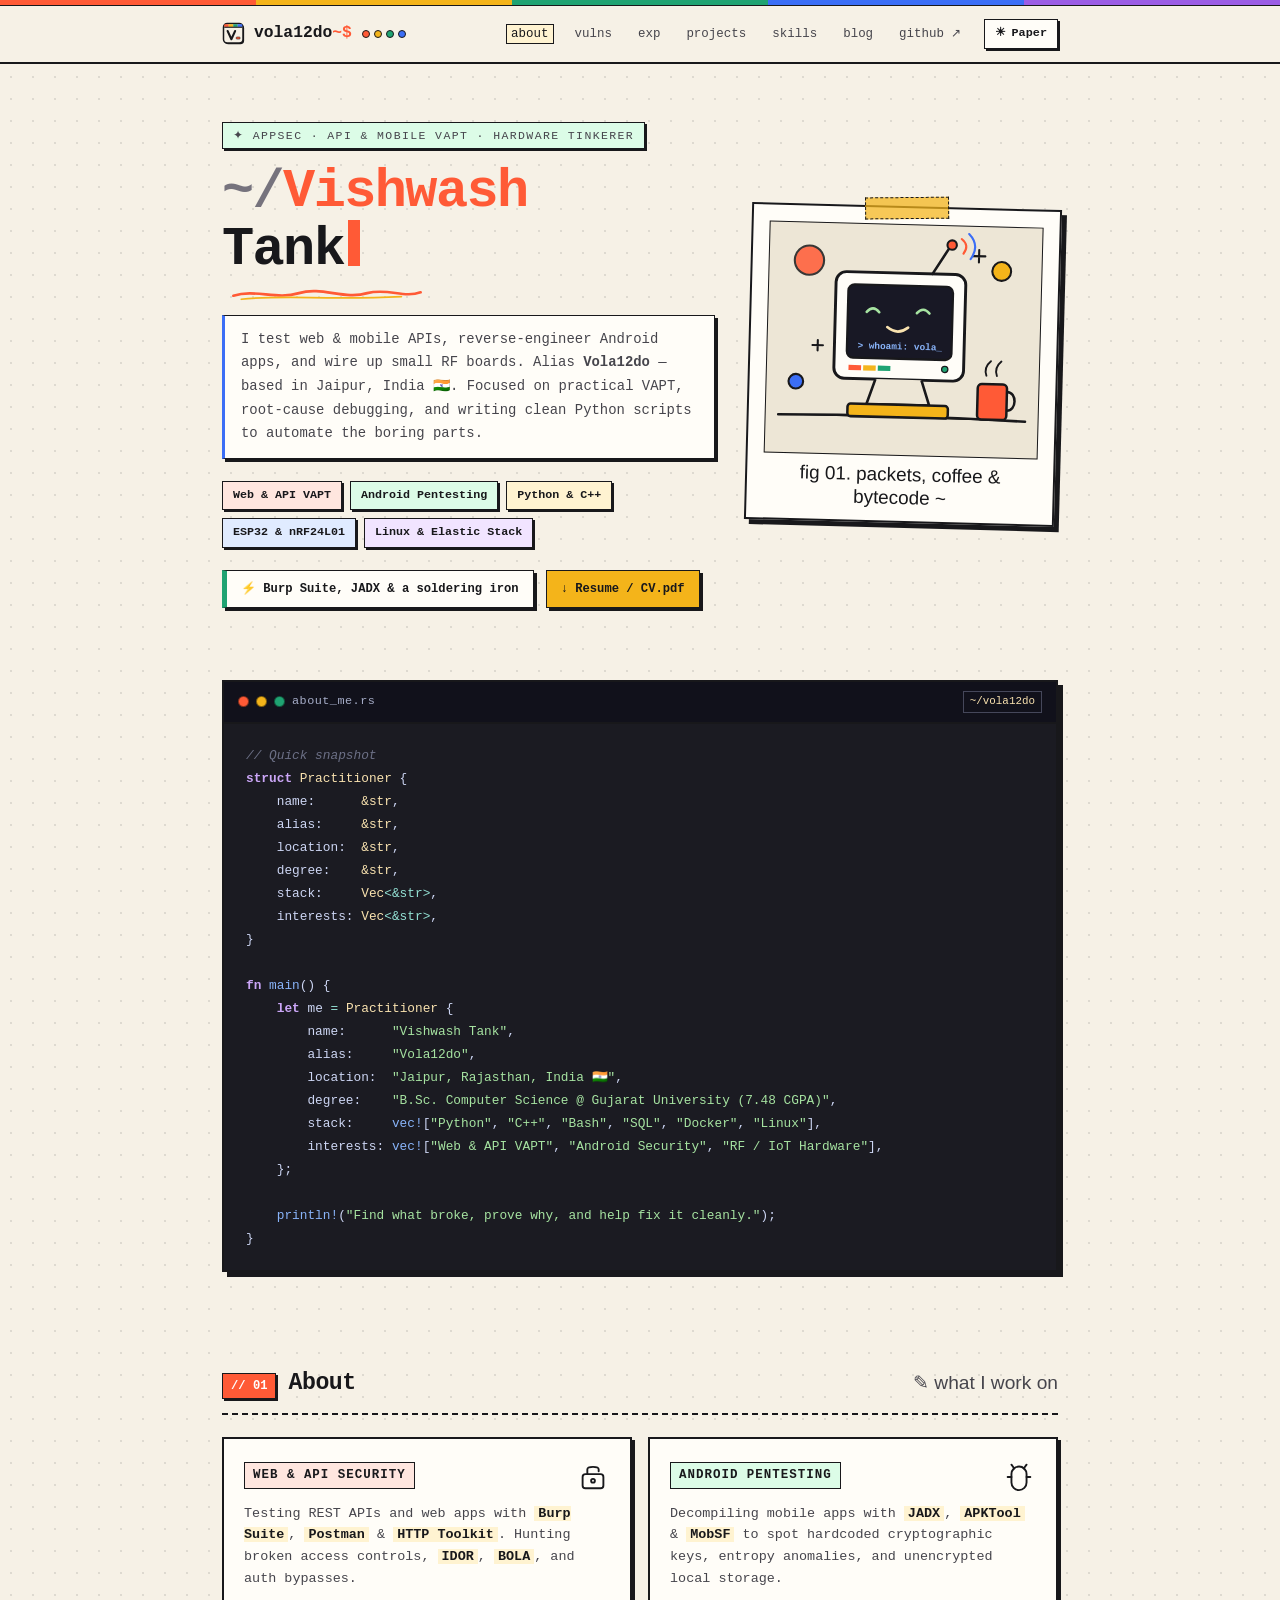
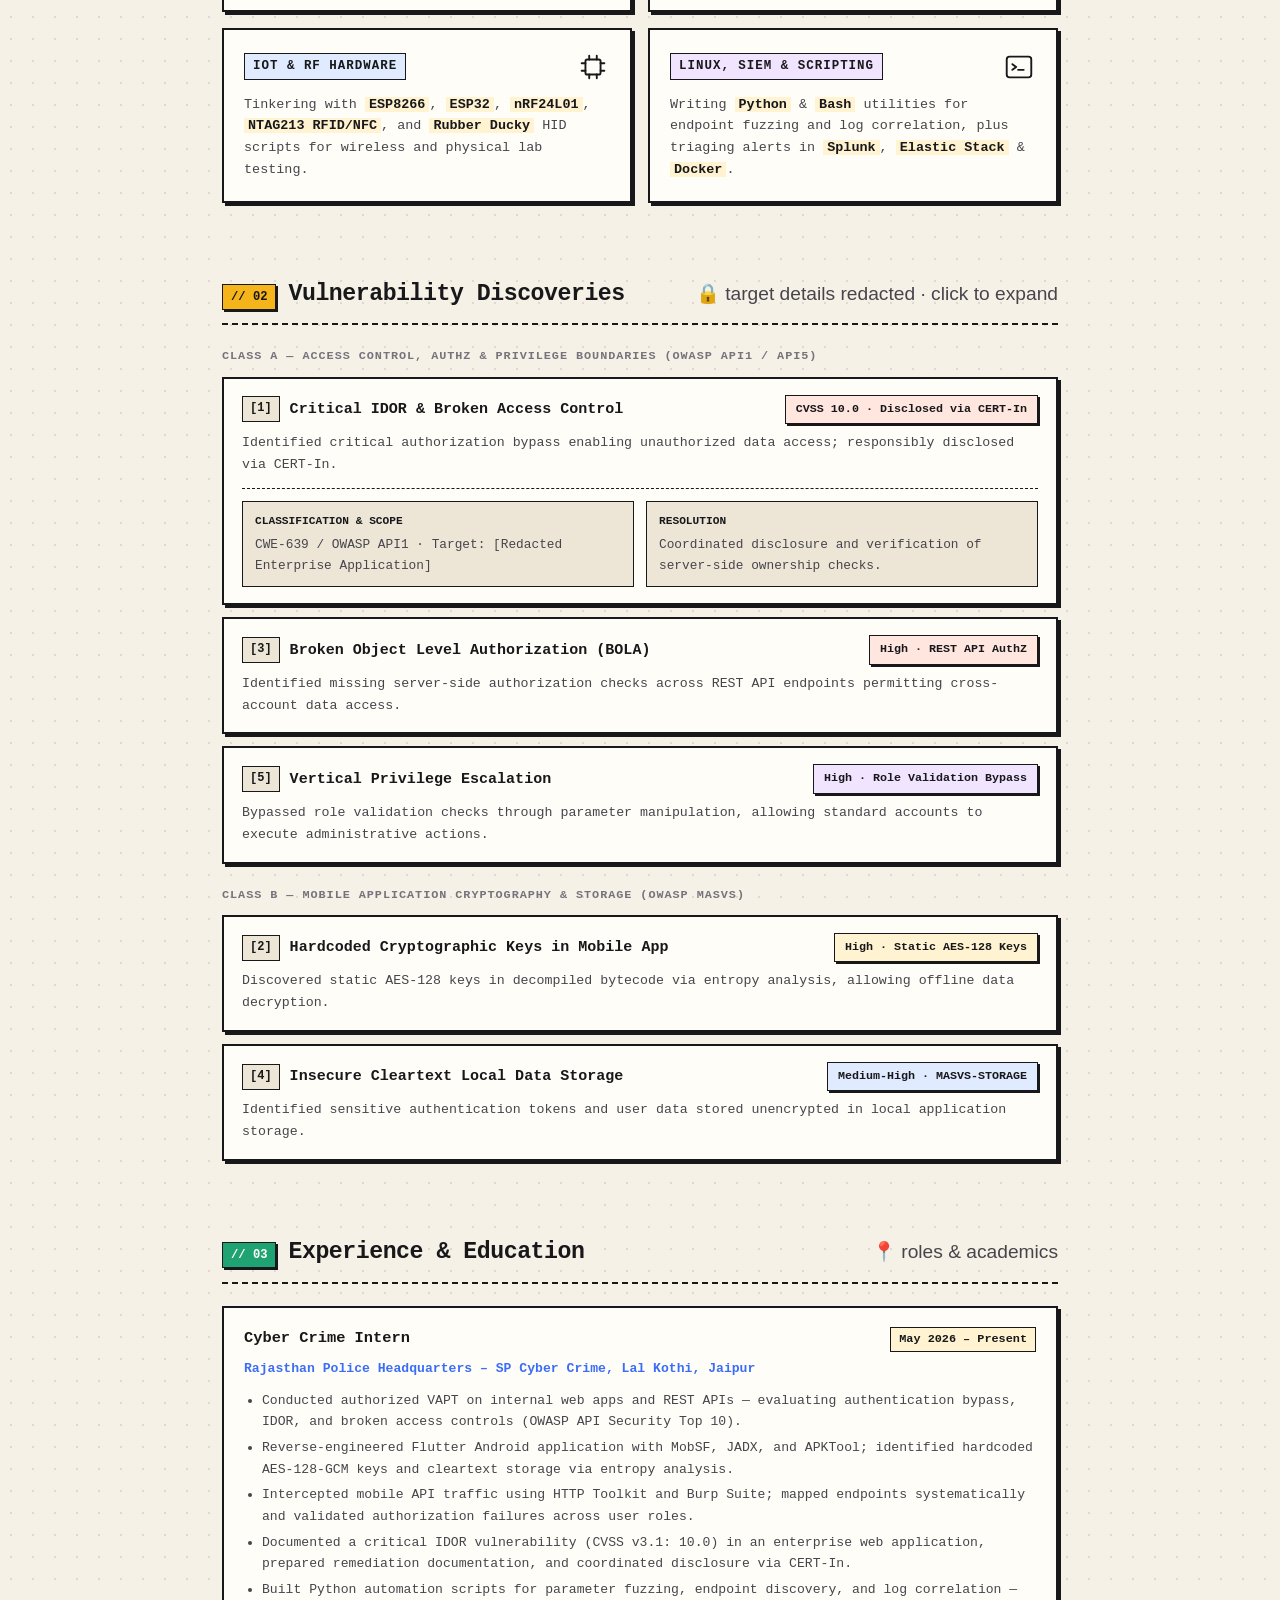
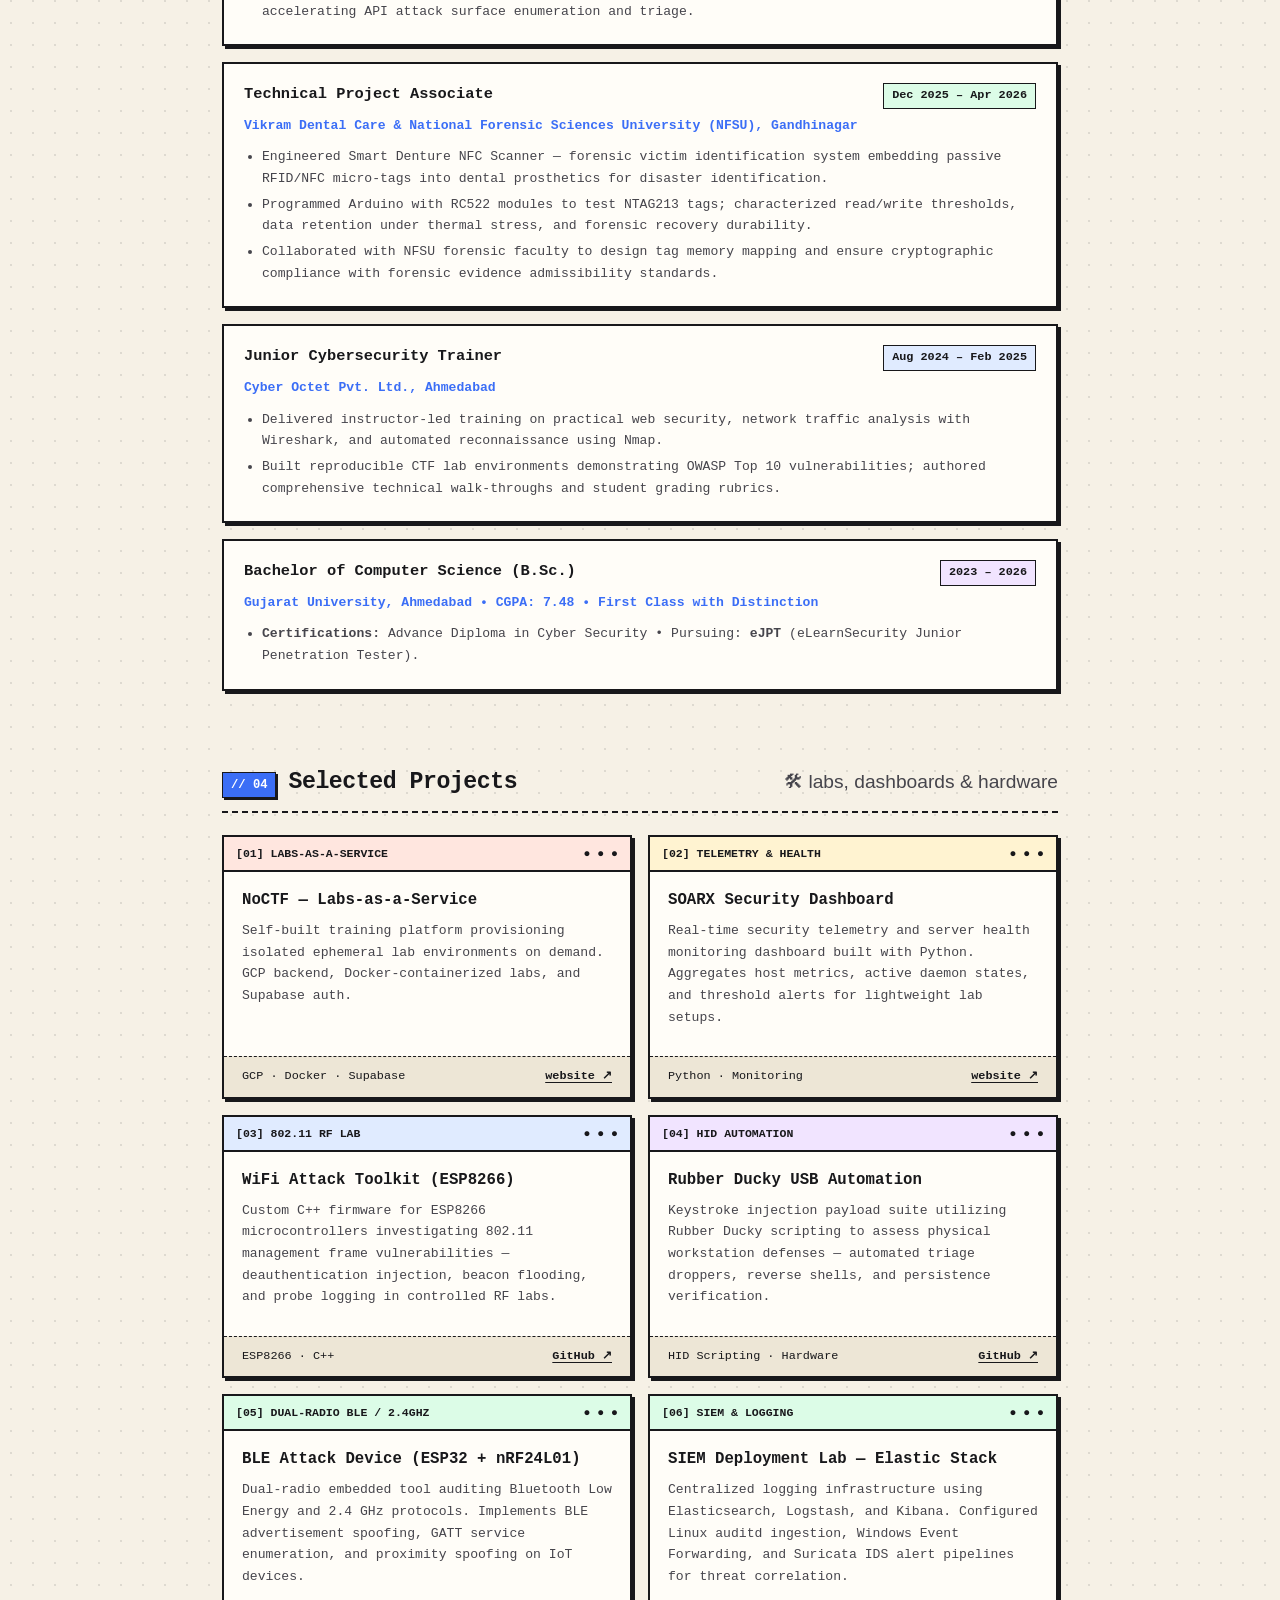
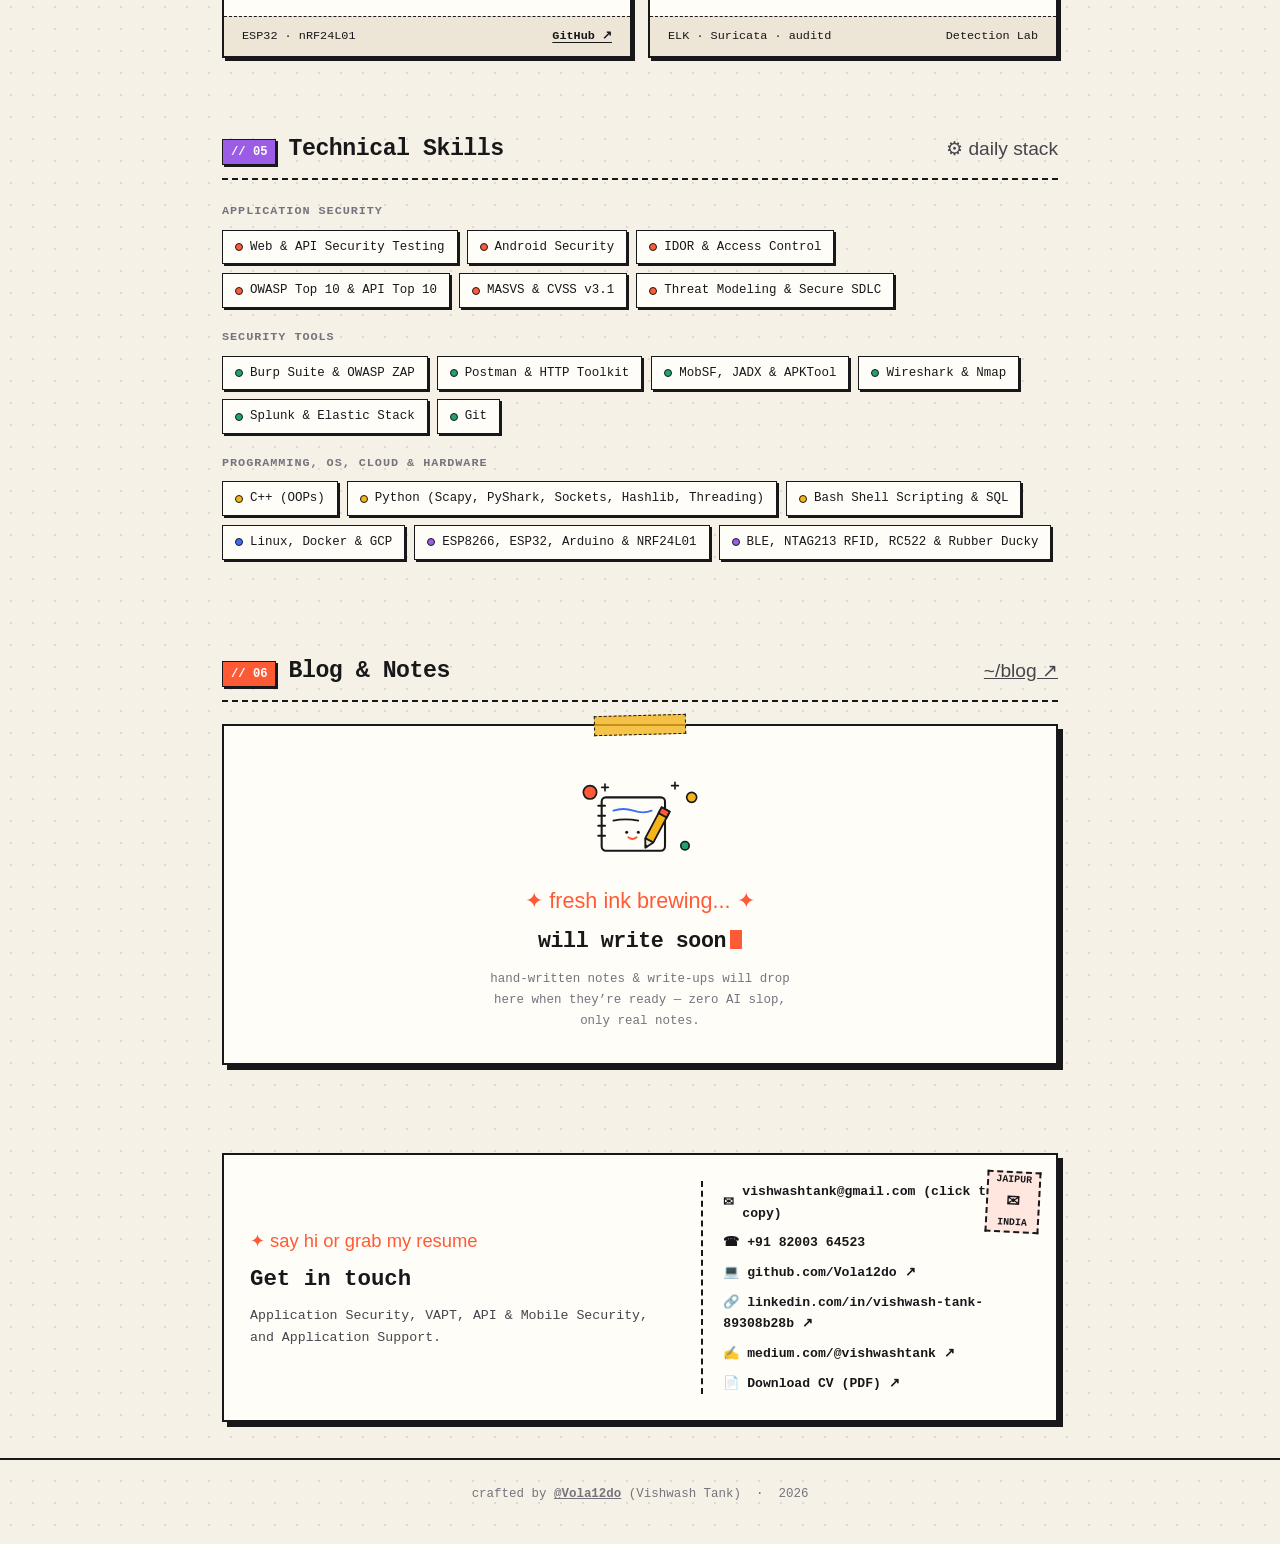
<file: index.html>
<!DOCTYPE html>
<html lang="en" data-theme="light">
<head>
  <meta charset="UTF-8" />
  <meta name="viewport" content="width=device-width, initial-scale=1.0" />
  <meta http-equiv="Content-Security-Policy" content="default-src 'self'; style-src 'self' 'unsafe-inline' https://fonts.googleapis.com; font-src 'self' https://fonts.gstatic.com; img-src 'self' data: https://raw.githubusercontent.com; script-src 'self' 'unsafe-inline'; connect-src 'self'; object-src 'none'; base-uri 'self'; frame-ancestors 'none';" />
  <title>vola12do &mdash; Vishwash Tank</title>
  <meta name="description" content="Vishwash Tank (Vola12do) — Application Security, VAPT, API & Mobile Security, Python Automation & Hardware Tinkerer." />
  <link rel="canonical" href="https://vola12do.github.io/" />
  <meta name="author" content="Vishwash Tank" />

  <!-- Custom Browser Tab Bar Logo (Favicon) -->
  <link rel="icon" href="assets/favicon.svg" type="image/svg+xml" />
  <link rel="icon" href="assets/favicon-32.png" sizes="32x32" type="image/png" />
  <link rel="apple-touch-icon" href="assets/favicon-180.png" />

  <!-- Open Graph / Twitter -->
  <meta property="og:type" content="website" />
  <meta property="og:site_name" content="vola12do — Vishwash Tank" />
  <meta property="og:title" content="vola12do — Vishwash Tank" />
  <meta property="og:description" content="Application Security, VAPT, API & Mobile Security, Python Automation & Hardware Tinkerer." />
  <meta property="og:url" content="https://vola12do.github.io/" />
  <meta name="twitter:card" content="summary_large_image" />
  <meta name="twitter:title" content="vola12do — Vishwash Tank" />
  <meta name="twitter:description" content="Application Security, VAPT, API & Mobile Security, Python Automation & Hardware Tinkerer." />

  <!-- Fonts: Space Mono + JetBrains Mono + Caveat -->
  <link rel="preconnect" href="https://fonts.googleapis.com" />
  <link rel="preconnect" href="https://fonts.gstatic.com" crossorigin />
  <link href="https://fonts.googleapis.com/css2?family=Caveat:wght@600;700&family=JetBrains+Mono:ital,wght@0,400;0,500;0,600;0,700;1,400&family=Space+Mono:ital,wght@0,400;0,700;1,400&display=swap" rel="stylesheet" />

  <link rel="stylesheet" href="assets/css/style.css" />

  <script type="application/ld+json">
  {
    "@context": "https://schema.org",
    "@graph": [
      {
        "@type": "Person",
        "@id": "https://vola12do.github.io/#person",
        "name": "Vishwash Tank",
        "alternateName": "Vola12do",
        "url": "https://vola12do.github.io/",
        "email": "mailto:vishwashtank@gmail.com",
        "jobTitle": "Application Security & VAPT Researcher",
        "alumniOf": {
          "@type": "CollegeOrUniversity",
          "name": "Gujarat University"
        },
        "sameAs": [
          "https://github.com/Vola12do",
          "https://www.linkedin.com/in/vishwash-tank-89308b28b",
          "https://medium.com/@vishwashtank"
        ]
      },
      {
        "@type": "WebSite",
        "@id": "https://vola12do.github.io/#website",
        "url": "https://vola12do.github.io/",
        "name": "vola12do — Vishwash Tank",
        "description": "Personal portfolio and security research notes by Vishwash Tank."
      }
    ]
  }
  </script>
</head>
<body>

  <!-- Top 5-Color Chromatic Retro Ribbon -->
  <div class="chromatic-ribbon" aria-hidden="true">
    <span></span><span></span><span></span><span></span><span></span>
  </div>

  <!-- STICKY PERSONAL NAVBAR WITH RETRO LOGO -->
  <nav class="site-nav" aria-label="Main Navigation">
    <div class="wrapper nav-inner">
      <a class="nav-logo" href="#top">
        <svg width="24" height="24" viewBox="0 0 64 64" aria-hidden="true" style="flex:none">
          <rect x="7" y="7" width="52" height="52" rx="10" fill="#18181b" />
          <rect x="4" y="4" width="52" height="52" rx="10" fill="#f6f1e6" stroke="#18181b" stroke-width="4" />
          <rect x="6" y="6" width="12" height="7" fill="#ff5a36" />
          <rect x="18" y="6" width="12" height="7" fill="#f4b41a" />
          <rect x="30" y="6" width="12" height="7" fill="#1fa372" />
          <rect x="42" y="6" width="12" height="7" fill="#3b6ef6" />
          <path d="M6 14 H54" stroke="#18181b" stroke-width="3" />
          <path d="M15 24 L25 46 L35 24" fill="none" stroke="#18181b" stroke-width="5.5" stroke-linecap="round" stroke-linejoin="round" />
          <rect x="38" y="40" width="10" height="5.5" rx="1.5" fill="#ff5a36" stroke="#18181b" stroke-width="1.5" />
        </svg>
        <span>vola12do<span class="prompt-tilde">~$</span></span>
        <span class="nav-chroma-dots" aria-hidden="true"><i></i><i></i><i></i><i></i></span>
      </a>

      <ul class="nav-links">
        <li><a href="#about" class="is-active">about</a></li>
        <li><a href="#vulns">vulns</a></li>
        <li><a href="#experience">exp</a></li>
        <li><a href="#projects">projects</a></li>
        <li><a href="#skills">skills</a></li>
        <li><a href="blog/">blog</a></li>
        <li><a href="https://github.com/Vola12do" target="_blank" rel="noopener noreferrer">github &#8599;</a></li>
        <li>
          <button type="button" id="theme-toggle-btn" class="theme-pill-btn" aria-label="Toggle Paper and CRT Night theme">
            <span id="theme-toggle-icon">&#9728;</span>
            <span id="theme-toggle-text">Paper</span>
          </button>
        </li>
      </ul>
    </div>
  </nav>

  <main id="top" class="wrapper">

    <!-- ====================================================================
         HERO: PERSONAL INTRO + HAND-DRAWN DOODLE POLAROID
         ==================================================================== -->
    <section class="hero">
      <div class="hero-left">
        <p class="hero-tag">&#10022; appsec &middot; api &amp; mobile vapt &middot; hardware tinkerer</p>

        <h1>
          <span class="dim">~/</span><span class="accent">Vishwash</span><br />
          Tank<span class="cursor-blink"></span>
        </h1>

        <!-- Hand-drawn chromatic squiggly underline SVG -->
        <svg class="doodle-underline-svg" viewBox="0 0 220 16" fill="none" xmlns="http://www.w3.org/2000/svg" aria-hidden="true">
          <path d="M3 10 C 28 2, 52 15, 78 7 C 104 -1, 130 15, 156 7 C 180 1, 198 13, 217 6" stroke="var(--c-red)" stroke-width="3" stroke-linecap="round" />
          <path d="M12 14 C 55 9, 115 15, 195 11" stroke="var(--c-yellow)" stroke-width="2" stroke-linecap="round" />
        </svg>

        <p class="hero-sub">
          I test web &amp; mobile APIs, reverse-engineer Android apps, and wire up small RF boards.
          Alias <strong>Vola12do</strong> &mdash; based in Jaipur, India &#x1F1EE;&#x1F1F3;.
          Focused on practical VAPT, root-cause debugging, and writing clean Python scripts to automate the boring parts.
        </p>

        <div class="hero-badges">
          <span class="badge badge-red">Web &amp; API VAPT</span>
          <span class="badge badge-green">Android Pentesting</span>
          <span class="badge badge-yellow">Python &amp; C++</span>
          <span class="badge badge-blue">ESP32 &amp; nRF24L01</span>
          <span class="badge badge-purple">Linux &amp; Elastic Stack</span>
        </div>

        <div class="hero-cta-row">
          <div class="motto-box">&#9889; Burp Suite, JADX &amp; a soldering iron</div>
          <a href="assets/Vishwash_Tank_CV.pdf" class="retro-btn" target="_blank" rel="noopener noreferrer">&#8595; Resume / CV.pdf</a>
        </div>
      </div>

      <!-- Hand-Drawn Retro CRT + ESP32 Hacker Doodle Polaroid -->
      <div class="hero-doodle-stage">
        <div class="doodle-polaroid" id="mascot-card" title="Click to cycle chromatic accent!">
          <div class="doodle-tape" aria-hidden="true"></div>
          <svg class="doodle-svg-canvas" viewBox="0 0 260 220" xmlns="http://www.w3.org/2000/svg" role="img" aria-label="Hand-drawn doodle of a retro CRT computer, coffee mug, and RF antenna">
            <circle cx="38" cy="36" r="14" fill="#ff5a36" opacity="0.85" stroke="#18181b" stroke-width="2" />
            <circle cx="222" cy="42" r="9" fill="#f4b41a" stroke="#18181b" stroke-width="2" />
            <circle cx="28" cy="152" r="7" fill="#3b6ef6" stroke="#18181b" stroke-width="2" />

            <path d="M200 22 L200 34 M194 28 L206 28" stroke="#18181b" stroke-width="2" stroke-linecap="round" />
            <path d="M48 112 L48 122 M43 117 L53 117" stroke="#18181b" stroke-width="2" stroke-linecap="round" />

            <path d="M12 184 Q 130 181 248 185" stroke="#18181b" stroke-width="2.5" stroke-linecap="round" />

            <!-- Retro CRT Monitor Body -->
            <rect x="64" y="46" width="124" height="102" rx="10" fill="#fffdf8" stroke="#18181b" stroke-width="2.8" />
            <rect x="76" y="58" width="100" height="70" rx="6" fill="#181825" stroke="#18181b" stroke-width="2.2" />

            <rect x="78" y="135" width="12" height="5" fill="#ff5a36" />
            <rect x="92" y="135" width="12" height="5" fill="#f4b41a" />
            <rect x="106" y="135" width="12" height="5" fill="#1fa372" />
            <circle cx="170" cy="137" r="3" fill="#1fa372" stroke="#18181b" stroke-width="1.2" />

            <path d="M94 84 Q 100 77 106 84" stroke="#a6e3a1" stroke-width="2.5" stroke-linecap="round" fill="none" />
            <path d="M142 84 Q 148 77 154 84" stroke="#a6e3a1" stroke-width="2.5" stroke-linecap="round" fill="none" />
            <path d="M114 98 Q 124 106 134 98" stroke="#f9e2af" stroke-width="2.5" stroke-linecap="round" fill="none" />
            <text x="86" y="119" fill="#89b4fa" font-family="monospace" font-size="9" font-weight="bold">&gt; whoami: vola_</text>

            <path d="M104 148 L96 172 L156 172 L148 148" fill="#ede6d6" stroke="#18181b" stroke-width="2.5" stroke-linejoin="round" />
            <rect x="78" y="172" width="96" height="12" rx="3" fill="#f4b41a" stroke="#18181b" stroke-width="2.4" />

            <path d="M156 46 L172 20" stroke="#18181b" stroke-width="2.5" stroke-linecap="round" />
            <circle cx="174" cy="18" r="4.5" fill="#ff5a36" stroke="#18181b" stroke-width="2" />
            <path d="M183 12 Q 191 18 185 26" stroke="#ff5a36" stroke-width="2" stroke-linecap="round" fill="none" />
            <path d="M190 7 Q 201 18 192 31" stroke="#3b6ef6" stroke-width="2" stroke-linecap="round" fill="none" />

            <rect x="202" y="150" width="28" height="34" rx="4" fill="#ff5a36" stroke="#18181b" stroke-width="2.4" />
            <path d="M230 157 C 240 157, 240 175, 230 175" stroke="#18181b" stroke-width="2.4" fill="none" />
            <path d="M210 142 Q 207 134 214 128" stroke="#18181b" stroke-width="1.8" stroke-linecap="round" fill="none" />
            <path d="M220 142 Q 217 134 224 128" stroke="#18181b" stroke-width="1.8" stroke-linecap="round" fill="none" />
          </svg>
          <p class="doodle-caption">fig 01. packets, coffee &amp; bytecode ~</p>
        </div>
      </div>
    </section>

    <!-- ====================================================================
         DECORATIVE CODE BLOCK ("about_me.rs")
         ==================================================================== -->
    <div class="code-block" aria-label="Rust code summary of Vishwash Tank">
      <div class="code-header">
        <div class="code-dots">
          <div class="cdot cdot-red"></div>
          <div class="cdot cdot-yellow"></div>
          <div class="cdot cdot-green"></div>
          <span class="code-filename">about_me.rs</span>
        </div>
        <span class="code-tag">~/vola12do</span>
      </div>
      <pre class="code-body"><code><span class="cm">// Quick snapshot</span>
<span class="kw">struct</span> <span class="ty">Practitioner</span> {
    name:      <span class="ty">&amp;str</span>,
    alias:     <span class="ty">&amp;str</span>,
    location:  <span class="ty">&amp;str</span>,
    degree:    <span class="ty">&amp;str</span>,
    stack:     <span class="ty">Vec</span><span class="op">&lt;&amp;str&gt;</span>,
    interests: <span class="ty">Vec</span><span class="op">&lt;&amp;str&gt;</span>,
}

<span class="kw">fn</span> <span class="fn">main</span>() {
    <span class="kw">let</span> <span class="vr">me</span> <span class="op">=</span> <span class="ty">Practitioner</span> {
        name:      <span class="st">"Vishwash Tank"</span>,
        alias:     <span class="st">"Vola12do"</span>,
        location:  <span class="st">"Jaipur, Rajasthan, India &#x1F1EE;&#x1F1F3;"</span>,
        degree:    <span class="st">"B.Sc. Computer Science @ Gujarat University (7.48 CGPA)"</span>,
        stack:     <span class="fn">vec!</span>[<span class="st">"Python"</span>, <span class="st">"C++"</span>, <span class="st">"Bash"</span>, <span class="st">"SQL"</span>, <span class="st">"Docker"</span>, <span class="st">"Linux"</span>],
        interests: <span class="fn">vec!</span>[<span class="st">"Web &amp; API VAPT"</span>, <span class="st">"Android Security"</span>, <span class="st">"RF / IoT Hardware"</span>],
    };

    <span class="fn">println!</span>(<span class="st">"Find what broke, prove why, and help fix it cleanly."</span>);
}</code></pre>
    </div>

    <!-- ====================================================================
         // 01 ABOUT ME (2x2 Doodly Retro Cards)
         ==================================================================== -->
    <section class="section" id="about">
      <div class="section-header">
        <div class="section-title-group">
          <span class="section-label">// 01</span>
          <h2 class="section-title">About</h2>
        </div>
        <span class="section-doodle-note">&#9998; what I work on</span>
      </div>

      <div class="about-grid">
        <div class="about-card">
          <div class="about-card-top">
            <span class="about-card-title" style="background:var(--tint-red)">Web &amp; API Security</span>
            <svg class="about-doodle-icon" viewBox="0 0 36 36" aria-hidden="true">
              <rect x="7" y="16" width="22" height="15" rx="3" />
              <path d="M12 16 V11 C12 7.5 24 7.5 24 11 V13" />
              <circle cx="18" cy="23" r="2" />
            </svg>
          </div>
          <div class="about-card-val">
            Testing REST APIs and web apps with <span class="hi">Burp Suite</span>, <span class="hi">Postman</span> &amp; <span class="hi">HTTP Toolkit</span>. Hunting broken access controls, <span class="hi">IDOR</span>, <span class="hi">BOLA</span>, and auth bypasses.
          </div>
        </div>

        <div class="about-card">
          <div class="about-card-top">
            <span class="about-card-title" style="background:var(--tint-green)">Android Pentesting</span>
            <svg class="about-doodle-icon" viewBox="0 0 36 36" aria-hidden="true">
              <path d="M10 16 A8 8 0 0 1 26 16 V25 A6 6 0 0 1 10 25 Z" />
              <path d="M13 10 L10 6 M23 10 L26 6 M6 19 H10 M26 19 H30" />
            </svg>
          </div>
          <div class="about-card-val">
            Decompiling mobile apps with <span class="hi">JADX</span>, <span class="hi">APKTool</span> &amp; <span class="hi">MobSF</span> to spot hardcoded cryptographic keys, entropy anomalies, and unencrypted local storage.
          </div>
        </div>

        <div class="about-card">
          <div class="about-card-top">
            <span class="about-card-title" style="background:var(--tint-blue)">IoT &amp; RF Hardware</span>
            <svg class="about-doodle-icon" viewBox="0 0 36 36" aria-hidden="true">
              <rect x="10" y="10" width="16" height="16" rx="2" />
              <path d="M14 6 V10 M22 6 V10 M14 26 V30 M22 26 V30 M6 14 H10 M6 22 H10 M26 14 H30 M26 22 H30" />
            </svg>
          </div>
          <div class="about-card-val">
            Tinkering with <span class="hi">ESP8266</span>, <span class="hi">ESP32</span>, <span class="hi">nRF24L01</span>, <span class="hi">NTAG213 RFID/NFC</span>, and <span class="hi">Rubber Ducky</span> HID scripts for wireless and physical lab testing.
          </div>
        </div>

        <div class="about-card">
          <div class="about-card-top">
            <span class="about-card-title" style="background:var(--tint-purple)">Linux, SIEM &amp; Scripting</span>
            <svg class="about-doodle-icon" viewBox="0 0 36 36" aria-hidden="true">
              <rect x="5" y="7" width="26" height="22" rx="3" />
              <path d="M11 15 L15 18 L11 21 M17 21 H23" />
            </svg>
          </div>
          <div class="about-card-val">
            Writing <span class="hi">Python</span> &amp; <span class="hi">Bash</span> utilities for endpoint fuzzing and log correlation, plus triaging alerts in <span class="hi">Splunk</span>, <span class="hi">Elastic Stack</span> &amp; <span class="hi">Docker</span>.
          </div>
        </div>
      </div>
    </section>

    <!-- ====================================================================
         // 02 CLASSIFIED VULNERABILITY DISCOVERIES (Redacted & Categorized)
         ==================================================================== -->
    <section class="section" id="vulns">
      <div class="section-header">
        <div class="section-title-group">
          <span class="section-label" style="background:var(--c-yellow);color:#18181b">// 02</span>
          <h2 class="section-title">Vulnerability Discoveries</h2>
        </div>
        <span class="section-doodle-note">&#128274; target details redacted &middot; click to expand</span>
      </div>

      <!-- CLASS I: ACCESS CONTROL & AUTHORIZATION -->
      <p class="skills-group-label" style="margin-top:4px;margin-bottom:10px">
        Class A &mdash; Access Control, AuthZ &amp; Privilege Boundaries (OWASP API1 / API5)
      </p>
      <div class="vuln-stack" style="margin-bottom:22px">
        <article class="vuln-ticket is-open" tabindex="0" role="button" aria-expanded="true">
          <div class="vuln-ticket-head">
            <div class="vuln-head-left">
              <span class="vuln-num">[1]</span>
              <h3 class="vuln-title">Critical IDOR &amp; Broken Access Control</h3>
            </div>
            <span class="badge badge-red">CVSS 10.0 &middot; Disclosed via CERT-In</span>
          </div>
          <p class="vuln-summary">
            Identified critical authorization bypass enabling unauthorized data access; responsibly disclosed via CERT-In.
          </p>
          <div class="vuln-details">
            <div class="vuln-detail-box">
              <span class="vuln-detail-label">Classification &amp; Scope</span>
              CWE-639 / OWASP API1 &middot; Target: <code>[Redacted Enterprise Application]</code>
            </div>
            <div class="vuln-detail-box">
              <span class="vuln-detail-label">Resolution</span>
              Coordinated disclosure and verification of server-side ownership checks.
            </div>
          </div>
        </article>

        <article class="vuln-ticket" tabindex="0" role="button" aria-expanded="false">
          <div class="vuln-ticket-head">
            <div class="vuln-head-left">
              <span class="vuln-num">[3]</span>
              <h3 class="vuln-title">Broken Object Level Authorization (BOLA)</h3>
            </div>
            <span class="badge badge-red">High &middot; REST API AuthZ</span>
          </div>
          <p class="vuln-summary">
            Identified missing server-side authorization checks across REST API endpoints permitting cross-account data access.
          </p>
          <div class="vuln-details">
            <div class="vuln-detail-box">
              <span class="vuln-detail-label">Classification &amp; Scope</span>
              OWASP API1:2023 &middot; Target: <code>[Redacted Production API]</code>
            </div>
            <div class="vuln-detail-box">
              <span class="vuln-detail-label">Resolution</span>
              Enforced session-bound object ownership validation on API controllers.
            </div>
          </div>
        </article>

        <article class="vuln-ticket" tabindex="0" role="button" aria-expanded="false">
          <div class="vuln-ticket-head">
            <div class="vuln-head-left">
              <span class="vuln-num">[5]</span>
              <h3 class="vuln-title">Vertical Privilege Escalation</h3>
            </div>
            <span class="badge badge-purple">High &middot; Role Validation Bypass</span>
          </div>
          <p class="vuln-summary">
            Bypassed role validation checks through parameter manipulation, allowing standard accounts to execute administrative actions.
          </p>
          <div class="vuln-details">
            <div class="vuln-detail-box">
              <span class="vuln-detail-label">Classification &amp; Scope</span>
              CWE-269 / OWASP API5 &middot; Target: <code>[Redacted Web Portal]</code>
            </div>
            <div class="vuln-detail-box">
              <span class="vuln-detail-label">Resolution</span>
              Implemented strict server-side role guards prior to privileged route execution.
            </div>
          </div>
        </article>
      </div>

      <!-- CLASS II: MOBILE CRYPTOGRAPHY & LOCAL STORAGE -->
      <p class="skills-group-label" style="margin-bottom:10px">
        Class B &mdash; Mobile Application Cryptography &amp; Storage (OWASP MASVS)
      </p>
      <div class="vuln-stack">
        <article class="vuln-ticket" tabindex="0" role="button" aria-expanded="false">
          <div class="vuln-ticket-head">
            <div class="vuln-head-left">
              <span class="vuln-num">[2]</span>
              <h3 class="vuln-title">Hardcoded Cryptographic Keys in Mobile App</h3>
            </div>
            <span class="badge badge-yellow">High &middot; Static AES-128 Keys</span>
          </div>
          <p class="vuln-summary">
            Discovered static AES-128 keys in decompiled bytecode via entropy analysis, allowing offline data decryption.
          </p>
          <div class="vuln-details">
            <div class="vuln-detail-box">
              <span class="vuln-detail-label">Classification &amp; Scope</span>
              CWE-321 / MASVS-CRYPTO &middot; Target: <code>[Redacted Android App]</code>
            </div>
            <div class="vuln-detail-box">
              <span class="vuln-detail-label">Resolution</span>
              Removed embedded symmetric secrets from client binary and migrated to hardware-backed key storage.
            </div>
          </div>
        </article>

        <article class="vuln-ticket" tabindex="0" role="button" aria-expanded="false">
          <div class="vuln-ticket-head">
            <div class="vuln-head-left">
              <span class="vuln-num">[4]</span>
              <h3 class="vuln-title">Insecure Cleartext Local Data Storage</h3>
            </div>
            <span class="badge badge-blue">Medium-High &middot; MASVS-STORAGE</span>
          </div>
          <p class="vuln-summary">
            Identified sensitive authentication tokens and user data stored unencrypted in local application storage.
          </p>
          <div class="vuln-details">
            <div class="vuln-detail-box">
              <span class="vuln-detail-label">Classification &amp; Scope</span>
              CWE-312 / MASVS-STORAGE &middot; Target: <code>[Redacted Mobile Build]</code>
            </div>
            <div class="vuln-detail-box">
              <span class="vuln-detail-label">Resolution</span>
              Migrated local token persistence to encrypted storage primitives.
            </div>
          </div>
        </article>
      </div>
    </section>

    <!-- ====================================================================
         // 03 EXPERIENCE & EDUCATION
         ==================================================================== -->
    <section class="section" id="experience">
      <div class="section-header">
        <div class="section-title-group">
          <span class="section-label" style="background:var(--c-green)">// 03</span>
          <h2 class="section-title">Experience &amp; Education</h2>
        </div>
        <span class="section-doodle-note">&#128205; roles &amp; academics</span>
      </div>

      <div class="timeline-list">
        <div class="timeline-card">
          <div class="timeline-top">
            <h3 class="timeline-role">Cyber Crime Intern</h3>
            <span class="timeline-date">May 2026 &ndash; Present</span>
          </div>
          <p class="timeline-org">Rajasthan Police Headquarters &ndash; SP Cyber Crime, Lal Kothi, Jaipur</p>
          <ul class="timeline-points">
            <li>Conducted authorized VAPT on internal web apps and REST APIs &mdash; evaluating authentication bypass, IDOR, and broken access controls (OWASP API Security Top 10).</li>
            <li>Reverse-engineered Flutter Android application with MobSF, JADX, and APKTool; identified hardcoded AES-128-GCM keys and cleartext storage via entropy analysis.</li>
            <li>Intercepted mobile API traffic using HTTP Toolkit and Burp Suite; mapped endpoints systematically and validated authorization failures across user roles.</li>
            <li>Documented a critical IDOR vulnerability (CVSS v3.1: 10.0) in an enterprise web application, prepared remediation documentation, and coordinated disclosure via CERT-In.</li>
            <li>Built Python automation scripts for parameter fuzzing, endpoint discovery, and log correlation &mdash; accelerating API attack surface enumeration and triage.</li>
          </ul>
        </div>

        <div class="timeline-card">
          <div class="timeline-top">
            <h3 class="timeline-role">Technical Project Associate</h3>
            <span class="timeline-date" style="background:var(--tint-green)">Dec 2025 &ndash; Apr 2026</span>
          </div>
          <p class="timeline-org">Vikram Dental Care &amp; National Forensic Sciences University (NFSU), Gandhinagar</p>
          <ul class="timeline-points">
            <li>Engineered Smart Denture NFC Scanner &mdash; forensic victim identification system embedding passive RFID/NFC micro-tags into dental prosthetics for disaster identification.</li>
            <li>Programmed Arduino with RC522 modules to test NTAG213 tags; characterized read/write thresholds, data retention under thermal stress, and forensic recovery durability.</li>
            <li>Collaborated with NFSU forensic faculty to design tag memory mapping and ensure cryptographic compliance with forensic evidence admissibility standards.</li>
          </ul>
        </div>

        <div class="timeline-card">
          <div class="timeline-top">
            <h3 class="timeline-role">Junior Cybersecurity Trainer</h3>
            <span class="timeline-date" style="background:var(--tint-blue)">Aug 2024 &ndash; Feb 2025</span>
          </div>
          <p class="timeline-org">Cyber Octet Pvt. Ltd., Ahmedabad</p>
          <ul class="timeline-points">
            <li>Delivered instructor-led training on practical web security, network traffic analysis with Wireshark, and automated reconnaissance using Nmap.</li>
            <li>Built reproducible CTF lab environments demonstrating OWASP Top 10 vulnerabilities; authored comprehensive technical walk-throughs and student grading rubrics.</li>
          </ul>
        </div>

        <div class="timeline-card">
          <div class="timeline-top">
            <h3 class="timeline-role">Bachelor of Computer Science (B.Sc.)</h3>
            <span class="timeline-date" style="background:var(--tint-purple)">2023 &ndash; 2026</span>
          </div>
          <p class="timeline-org">Gujarat University, Ahmedabad &bull; CGPA: 7.48 &bull; First Class with Distinction</p>
          <ul class="timeline-points">
            <li><strong>Certifications:</strong> Advance Diploma in Cyber Security &bull; Pursuing: <strong>eJPT</strong> (eLearnSecurity Junior Penetration Tester).</li>
          </ul>
        </div>
      </div>
    </section>

    <!-- ====================================================================
         // 04 SELECTED PROJECTS
         ==================================================================== -->
    <section class="section" id="projects">
      <div class="section-header">
        <div class="section-title-group">
          <span class="section-label" style="background:var(--c-blue)">// 04</span>
          <h2 class="section-title">Selected Projects</h2>
        </div>
        <span class="section-doodle-note">&#128736; labs, dashboards &amp; hardware</span>
      </div>

      <div class="projects-grid">
        <article class="project-card">
          <div class="project-window-bar" style="background:var(--tint-red)">
            <span>[01] LABS-AS-A-SERVICE</span>
            <span>&#9679; &#9679; &#9679;</span>
          </div>
          <div class="project-body">
            <h3 class="project-title">NoCTF &mdash; Labs-as-a-Service</h3>
            <p class="project-desc">Self-built training platform provisioning isolated ephemeral lab environments on demand. GCP backend, Docker-containerized labs, and Supabase auth.</p>
          </div>
          <div class="project-foot">
            <span>GCP &middot; Docker &middot; Supabase</span>
            <a href="https://noctf.online" target="_blank" rel="noopener noreferrer">website &#8599;</a>
          </div>
        </article>

        <article class="project-card">
          <div class="project-window-bar" style="background:var(--tint-yellow)">
            <span>[02] TELEMETRY &amp; HEALTH</span>
            <span>&#9679; &#9679; &#9679;</span>
          </div>
          <div class="project-body">
            <h3 class="project-title">SOARX Security Dashboard</h3>
            <p class="project-desc">Real-time security telemetry and server health monitoring dashboard built with Python. Aggregates host metrics, active daemon states, and threshold alerts for lightweight lab setups.</p>
          </div>
          <div class="project-foot">
            <span>Python &middot; Monitoring</span>
            <a href="https://soarx.netlify.app" target="_blank" rel="noopener noreferrer">website &#8599;</a>
          </div>
        </article>

        <article class="project-card">
          <div class="project-window-bar" style="background:var(--tint-blue)">
            <span>[03] 802.11 RF LAB</span>
            <span>&#9679; &#9679; &#9679;</span>
          </div>
          <div class="project-body">
            <h3 class="project-title">WiFi Attack Toolkit (ESP8266)</h3>
            <p class="project-desc">Custom C++ firmware for ESP8266 microcontrollers investigating 802.11 management frame vulnerabilities &mdash; deauthentication injection, beacon flooding, and probe logging in controlled RF labs.</p>
          </div>
          <div class="project-foot">
            <span>ESP8266 &middot; C++</span>
            <a href="https://github.com/Vola12do" target="_blank" rel="noopener noreferrer">GitHub &#8599;</a>
          </div>
        </article>

        <article class="project-card">
          <div class="project-window-bar" style="background:var(--tint-purple)">
            <span>[04] HID AUTOMATION</span>
            <span>&#9679; &#9679; &#9679;</span>
          </div>
          <div class="project-body">
            <h3 class="project-title">Rubber Ducky USB Automation</h3>
            <p class="project-desc">Keystroke injection payload suite utilizing Rubber Ducky scripting to assess physical workstation defenses &mdash; automated triage droppers, reverse shells, and persistence verification.</p>
          </div>
          <div class="project-foot">
            <span>HID Scripting &middot; Hardware</span>
            <a href="https://github.com/Vola12do" target="_blank" rel="noopener noreferrer">GitHub &#8599;</a>
          </div>
        </article>

        <article class="project-card">
          <div class="project-window-bar" style="background:var(--tint-green)">
            <span>[05] DUAL-RADIO BLE / 2.4GHZ</span>
            <span>&#9679; &#9679; &#9679;</span>
          </div>
          <div class="project-body">
            <h3 class="project-title">BLE Attack Device (ESP32 + nRF24L01)</h3>
            <p class="project-desc">Dual-radio embedded tool auditing Bluetooth Low Energy and 2.4 GHz protocols. Implements BLE advertisement spoofing, GATT service enumeration, and proximity spoofing on IoT devices.</p>
          </div>
          <div class="project-foot">
            <span>ESP32 &middot; nRF24L01</span>
            <a href="https://github.com/Vola12do" target="_blank" rel="noopener noreferrer">GitHub &#8599;</a>
          </div>
        </article>

        <article class="project-card">
          <div class="project-window-bar" style="background:var(--tint-green)">
            <span>[06] SIEM &amp; LOGGING</span>
            <span>&#9679; &#9679; &#9679;</span>
          </div>
          <div class="project-body">
            <h3 class="project-title">SIEM Deployment Lab &mdash; Elastic Stack</h3>
            <p class="project-desc">Centralized logging infrastructure using Elasticsearch, Logstash, and Kibana. Configured Linux auditd ingestion, Windows Event Forwarding, and Suricata IDS alert pipelines for threat correlation.</p>
          </div>
          <div class="project-foot">
            <span>ELK &middot; Suricata &middot; auditd</span>
            <span>Detection Lab</span>
          </div>
        </article>
      </div>
    </section>

    <!-- ====================================================================
         // 05 TECHNICAL SKILLS
         ==================================================================== -->
    <section class="section" id="skills">
      <div class="section-header">
        <div class="section-title-group">
          <span class="section-label" style="background:var(--c-purple)">// 05</span>
          <h2 class="section-title">Technical Skills</h2>
        </div>
        <span class="section-doodle-note">&#9881; daily stack</span>
      </div>

      <div class="skills-group">
        <p class="skills-group-label">Application Security</p>
        <div class="chips-row">
          <span class="chip"><i class="chip-dot" style="background:var(--c-red)"></i>Web &amp; API Security Testing</span>
          <span class="chip"><i class="chip-dot" style="background:var(--c-red)"></i>Android Security</span>
          <span class="chip"><i class="chip-dot" style="background:var(--c-red)"></i>IDOR &amp; Access Control</span>
          <span class="chip"><i class="chip-dot" style="background:var(--c-red)"></i>OWASP Top 10 &amp; API Top 10</span>
          <span class="chip"><i class="chip-dot" style="background:var(--c-red)"></i>MASVS &amp; CVSS v3.1</span>
          <span class="chip"><i class="chip-dot" style="background:var(--c-red)"></i>Threat Modeling &amp; Secure SDLC</span>
        </div>
      </div>

      <div class="skills-group">
        <p class="skills-group-label">Security Tools</p>
        <div class="chips-row">
          <span class="chip"><i class="chip-dot" style="background:var(--c-green)"></i>Burp Suite &amp; OWASP ZAP</span>
          <span class="chip"><i class="chip-dot" style="background:var(--c-green)"></i>Postman &amp; HTTP Toolkit</span>
          <span class="chip"><i class="chip-dot" style="background:var(--c-green)"></i>MobSF, JADX &amp; APKTool</span>
          <span class="chip"><i class="chip-dot" style="background:var(--c-green)"></i>Wireshark &amp; Nmap</span>
          <span class="chip"><i class="chip-dot" style="background:var(--c-green)"></i>Splunk &amp; Elastic Stack</span>
          <span class="chip"><i class="chip-dot" style="background:var(--c-green)"></i>Git</span>
        </div>
      </div>

      <div class="skills-group">
        <p class="skills-group-label">Programming, OS, Cloud &amp; Hardware</p>
        <div class="chips-row">
          <span class="chip"><i class="chip-dot" style="background:var(--c-yellow)"></i>C++ (OOPs)</span>
          <span class="chip"><i class="chip-dot" style="background:var(--c-yellow)"></i>Python (Scapy, PyShark, Sockets, Hashlib, Threading)</span>
          <span class="chip"><i class="chip-dot" style="background:var(--c-yellow)"></i>Bash Shell Scripting &amp; SQL</span>
          <span class="chip"><i class="chip-dot" style="background:var(--c-blue)"></i>Linux, Docker &amp; GCP</span>
          <span class="chip"><i class="chip-dot" style="background:var(--c-purple)"></i>ESP8266, ESP32, Arduino &amp; NRF24L01</span>
          <span class="chip"><i class="chip-dot" style="background:var(--c-purple)"></i>BLE, NTAG213 RFID, RC522 &amp; Rubber Ducky</span>
        </div>
      </div>
    </section>

    <!-- ====================================================================
         // 06 TECHNICAL WRITING & BLOG NOTES
         ==================================================================== -->
    <section class="section" id="writing">
      <div class="section-header">
        <div class="section-title-group">
          <span class="section-label" style="background:var(--c-red)">// 06</span>
          <h2 class="section-title">Blog &amp; Notes</h2>
        </div>
        <a href="blog/" class="section-doodle-note" style="text-decoration:underline">~/blog &#8599;</a>
      </div>

      <div class="blog-empty-card">
        <div class="blog-empty-tape" aria-hidden="true"></div>
        <!-- Cute Hand-Drawn Notebook, Pencil & Sleeping Coffee Mug Doodle -->
        <svg class="blog-empty-doodle" viewBox="0 0 180 120" xmlns="http://www.w3.org/2000/svg" aria-hidden="true">
          <circle cx="30" cy="28" r="8" fill="#ff5a36" stroke="#18181b" stroke-width="2" />
          <circle cx="152" cy="34" r="6" fill="#f4b41a" stroke="#18181b" stroke-width="2" />
          <circle cx="144" cy="92" r="5" fill="#1fa372" stroke="#18181b" stroke-width="2" />
          <!-- Sparkles -->
          <path d="M48 18 L48 26 M44 22 L52 22" stroke="#18181b" stroke-width="2" stroke-linecap="round" />
          <path d="M132 16 L132 24 M128 20 L136 20" stroke="#18181b" stroke-width="2" stroke-linecap="round" />
          <!-- Open Zine Notebook -->
          <rect x="44" y="34" width="76" height="64" rx="5" fill="#fffdf8" stroke="#18181b" stroke-width="2.5" />
          <!-- Spiral Rings on Left -->
          <path d="M40 44 H48 M40 56 H48 M40 68 H48 M40 80 H48" stroke="#18181b" stroke-width="2.5" stroke-linecap="round" />
          <!-- Cute Wavy Scribble Lines & Smiley inside Notebook -->
          <path d="M58 50 Q 70 46 82 50 T 104 50" stroke="#3b6ef6" stroke-width="2.2" stroke-linecap="round" fill="none" />
          <path d="M58 62 Q 72 59 88 62" stroke="#18181b" stroke-width="2" stroke-linecap="round" fill="none" />
          <circle cx="74" cy="76" r="1.8" fill="#18181b" />
          <circle cx="88" cy="76" r="1.8" fill="#18181b" />
          <path d="M76 82 Q 81 86 86 82" stroke="#ff5a36" stroke-width="2.2" stroke-linecap="round" fill="none" />
          <!-- Tilted Retro Pencil Doodle -->
          <g transform="translate(116, 46) rotate(28)">
            <rect x="0" y="0" width="11" height="42" rx="1.5" fill="#f4b41a" stroke="#18181b" stroke-width="2.2" />
            <rect x="0" y="0" width="11" height="8" fill="#ff5a36" stroke="#18181b" stroke-width="2.2" />
            <path d="M0 42 L5.5 52 L11 42 Z" fill="#ede6d6" stroke="#18181b" stroke-width="2.2" stroke-linejoin="round" />
            <circle cx="5.5" cy="50" r="1.8" fill="#18181b" />
          </g>
        </svg>
        <p class="blog-empty-hand">&#10022; fresh ink brewing... &#10022;</p>
        <h3 class="blog-empty-title">will write soon<span class="cursor-blink"></span></h3>
        <p class="blog-empty-sub">hand-written notes &amp; write-ups will drop here when they&rsquo;re ready &mdash; zero AI slop, only real notes.</p>
      </div>
    </section>

    <!-- ====================================================================
         RETRO POSTCARD CONTACT BOX
         ==================================================================== -->
    <section class="postcard-box" id="contact" aria-label="Contact Vishwash Tank">
      <div class="postcard-stamp" aria-hidden="true">
        <span>JAIPUR</span>
        <span style="font-size:1rem">&#9993;</span>
        <span>INDIA</span>
      </div>

      <div>
        <p class="hand-note">&#10022; say hi or grab my resume</p>
        <h2 style="font-family:var(--font-display);font-size:1.4rem;margin:4px 0 8px">Get in touch</h2>
        <p style="font-size:0.83rem;color:var(--ink-soft)">
          Application Security, VAPT, API &amp; Mobile Security, and Application Support.
        </p>
      </div>

      <div class="postcard-links">
        <button type="button" data-copy-email="vishwashtank@gmail.com">
          &#9993; <span data-copy-label>vishwashtank@gmail.com (click to copy)</span>
        </button>
        <a href="tel:+918200364523">&#9742; +91 82003 64523</a>
        <a href="https://github.com/Vola12do" target="_blank" rel="noopener noreferrer">&#128187; github.com/Vola12do &#8599;</a>
        <a href="https://www.linkedin.com/in/vishwash-tank-89308b28b" target="_blank" rel="noopener noreferrer">&#128279; linkedin.com/in/vishwash-tank-89308b28b &#8599;</a>
        <a href="https://medium.com/@vishwashtank" target="_blank" rel="noopener noreferrer">&#9997; medium.com/@vishwashtank &#8599;</a>
        <a href="assets/Vishwash_Tank_CV.pdf" target="_blank" rel="noopener noreferrer">&#128196; Download CV (PDF) &#8599;</a>
      </div>
    </section>

  </main>

  <footer class="site-footer">
    <div class="wrapper">
      <p>crafted by <a href="https://github.com/Vola12do" target="_blank" rel="noopener noreferrer" style="text-decoration:underline;font-weight:700">@Vola12do</a> (Vishwash Tank) &nbsp;&middot;&nbsp; 2026</p>
    </div>
  </footer>

  <script src="assets/js/site.js" defer></script>
</body>
</html>
</file>
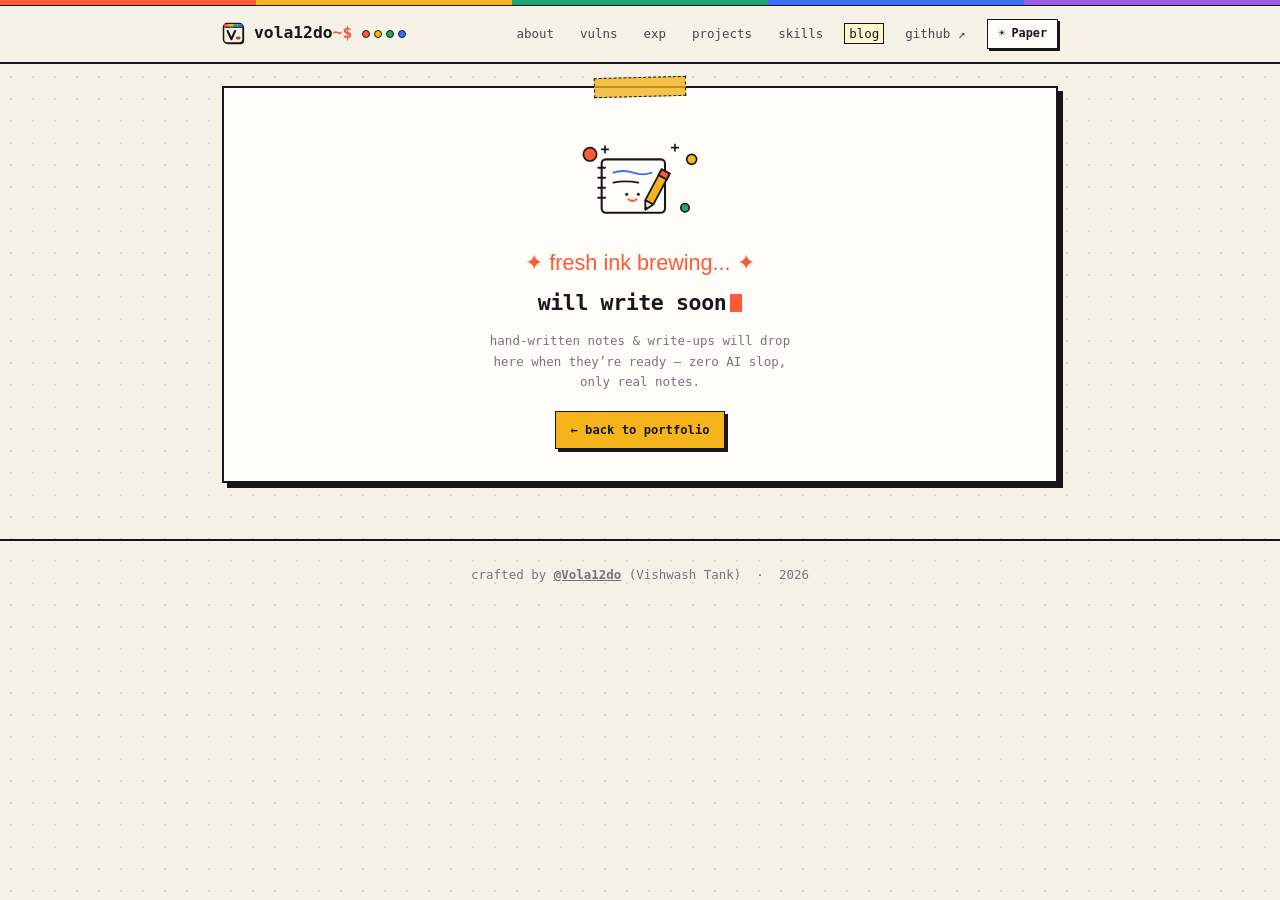
<file: blog/index.html>
<!DOCTYPE html>
<html lang="en" data-theme="light">
<head>
  <meta charset="UTF-8" />
  <meta name="viewport" content="width=device-width, initial-scale=1.0" />
  <meta http-equiv="Content-Security-Policy" content="default-src 'self'; style-src 'self' 'unsafe-inline' https://fonts.googleapis.com; font-src 'self' https://fonts.gstatic.com; img-src 'self' data: https://raw.githubusercontent.com; script-src 'self' 'unsafe-inline'; connect-src 'self'; object-src 'none'; base-uri 'self'; frame-ancestors 'none';" />
  <title>Blog &amp; Field Notes &mdash; vola12do (Vishwash Tank)</title>
  <meta name="description" content="Security writeups, APK reverse engineering notes, and hardware logs by Vishwash Tank (@Vola12do)." />
  <link rel="canonical" href="https://vola12do.github.io/blog/" />
  <link rel="icon" href="../assets/favicon.svg" type="image/svg+xml" />
  <link rel="icon" href="../assets/favicon-32.png" sizes="32x32" type="image/png" />
  <link rel="apple-touch-icon" href="../assets/favicon-180.png" />
  <link rel="preconnect" href="https://fonts.googleapis.com" />
  <link rel="preconnect" href="https://fonts.gstatic.com" crossorigin />
  <link href="https://fonts.googleapis.com/css2?family=Caveat:wght@600;700&family=JetBrains+Mono:ital,wght@0,400;0,500;0,600;0,700;1,400&family=Space+Mono:ital,wght@0,400;0,700;1,400&display=swap" rel="stylesheet" />
  <link rel="stylesheet" href="../assets/css/style.css" />
  <link rel="stylesheet" href="../assets/css/blog.css" />
</head>
<body>
  <div class="chromatic-ribbon" aria-hidden="true">
    <span></span><span></span><span></span><span></span><span></span>
  </div>
  <nav class="site-nav" aria-label="Main Navigation">
    <div class="wrapper nav-inner">
      <a class="nav-logo" href="../index.html">
        <svg width="24" height="24" viewBox="0 0 64 64" aria-hidden="true" style="flex:none">
          <rect x="7" y="7" width="52" height="52" rx="10" fill="#18181b" />
          <rect x="4" y="4" width="52" height="52" rx="10" fill="#f6f1e6" stroke="#18181b" stroke-width="4" />
          <rect x="6" y="6" width="12" height="7" fill="#ff5a36" />
          <rect x="18" y="6" width="12" height="7" fill="#f4b41a" />
          <rect x="30" y="6" width="12" height="7" fill="#1fa372" />
          <rect x="42" y="6" width="12" height="7" fill="#3b6ef6" />
          <path d="M6 14 H54" stroke="#18181b" stroke-width="3" />
          <path d="M15 24 L25 46 L35 24" fill="none" stroke="#18181b" stroke-width="5.5" stroke-linecap="round" stroke-linejoin="round" />
          <rect x="38" y="40" width="10" height="5.5" rx="1.5" fill="#ff5a36" stroke="#18181b" stroke-width="1.5" />
        </svg>
        <span>vola12do<span class="prompt-tilde">~$</span></span>
        <span class="nav-chroma-dots" aria-hidden="true"><i></i><i></i><i></i><i></i></span>
      </a>
      <ul class="nav-links">
        <li><a href="../index.html#about">about</a></li>
        <li><a href="../index.html#vulns">vulns</a></li>
        <li><a href="../index.html#experience">exp</a></li>
        <li><a href="../index.html#projects">projects</a></li>
        <li><a href="../index.html#skills">skills</a></li>
        <li><a href="../blog/" class="is-active">blog</a></li>
        <li><a href="https://github.com/Vola12do" target="_blank" rel="noopener noreferrer">github &#8599;</a></li>
        <li>
          <button type="button" id="theme-toggle-btn" class="theme-pill-btn" aria-label="Toggle Paper and CRT Night theme">
            <span id="theme-toggle-icon">&#9728;</span>
            <span id="theme-toggle-text">Paper</span>
          </button>
        </li>
      </ul>
    </div>
  </nav>
  <main class="wrapper">
    <div class="blog-empty-card" style="margin:28px 0 56px">
      <div class="blog-empty-tape" aria-hidden="true"></div>
      <svg class="blog-empty-doodle" viewBox="0 0 180 120" xmlns="http://www.w3.org/2000/svg" aria-hidden="true">
        <circle cx="30" cy="28" r="8" fill="#ff5a36" stroke="#18181b" stroke-width="2" />
        <circle cx="152" cy="34" r="6" fill="#f4b41a" stroke="#18181b" stroke-width="2" />
        <circle cx="144" cy="92" r="5" fill="#1fa372" stroke="#18181b" stroke-width="2" />
        <path d="M48 18 L48 26 M44 22 L52 22" stroke="#18181b" stroke-width="2" stroke-linecap="round" />
        <path d="M132 16 L132 24 M128 20 L136 20" stroke="#18181b" stroke-width="2" stroke-linecap="round" />
        <rect x="44" y="34" width="76" height="64" rx="5" fill="#fffdf8" stroke="#18181b" stroke-width="2.5" />
        <path d="M40 44 H48 M40 56 H48 M40 68 H48 M40 80 H48" stroke="#18181b" stroke-width="2.5" stroke-linecap="round" />
        <path d="M58 50 Q 70 46 82 50 T 104 50" stroke="#3b6ef6" stroke-width="2.2" stroke-linecap="round" fill="none" />
        <path d="M58 62 Q 72 59 88 62" stroke="#18181b" stroke-width="2" stroke-linecap="round" fill="none" />
        <circle cx="74" cy="76" r="1.8" fill="#18181b" />
        <circle cx="88" cy="76" r="1.8" fill="#18181b" />
        <path d="M76 82 Q 81 86 86 82" stroke="#ff5a36" stroke-width="2.2" stroke-linecap="round" fill="none" />
        <g transform="translate(116, 46) rotate(28)">
          <rect x="0" y="0" width="11" height="42" rx="1.5" fill="#f4b41a" stroke="#18181b" stroke-width="2.2" />
          <rect x="0" y="0" width="11" height="8" fill="#ff5a36" stroke="#18181b" stroke-width="2.2" />
          <path d="M0 42 L5.5 52 L11 42 Z" fill="#ede6d6" stroke="#18181b" stroke-width="2.2" stroke-linejoin="round" />
          <circle cx="5.5" cy="50" r="1.8" fill="#18181b" />
        </g>
      </svg>
      <p class="blog-empty-hand">&#10022; fresh ink brewing... &#10022;</p>
      <h2 class="blog-empty-title">will write soon<span class="cursor-blink"></span></h2>
      <p class="blog-empty-sub">hand-written notes &amp; write-ups will drop here when they&rsquo;re ready &mdash; zero AI slop, only real notes.</p>
      <a href="../index.html" class="retro-btn" style="margin-top:8px">&larr; back to portfolio</a>
    </div>
  </main>
  <footer class="site-footer">
    <div class="wrapper">
      <p>crafted by <a href="https://github.com/Vola12do" target="_blank" rel="noopener noreferrer" style="text-decoration:underline;font-weight:700">@Vola12do</a> (Vishwash Tank) &nbsp;&middot;&nbsp; 2026</p>
    </div>
  </footer>
  <script src="../assets/js/site.js" defer></script>
</body>
</html>
</file>
<file: assets/css/style.css>
/* ==========================================================================
   VISHWASH TANK (@VOLA12DO) — PERSONAL PORTFOLIO & ZINE NOTEBOOK
   Minimalist · Doodly · Chromatic · Retro-Styled · Anti-AI-Slop
   Inspired by praveenxsharma.github.io structure + hand-drawn chromatic craft
   ========================================================================== */

:root {
  /* Default: Warm Retro Zine Paper + India Ink + Chromatic Retro Primaries */
  --bg: #f6f1e6;
  --bg-card: #fffdf8;
  --bg-subtle: #ede6d6;
  --bg-code: #1b1b22;
  --ink: #18181b;
  --ink-soft: #46454c;
  --ink-muted: #76737d;
  --border: #18181b;
  --border-soft: rgba(24, 24, 27, 0.16);
  --shadow: 3px 3px 0px #18181b;
  --shadow-lg: 5px 5px 0px #18181b;
  --grid-dot: rgba(24, 24, 27, 0.11);

  /* Chromatic Retro 5-Color Strip */
  --c-red: #ff5a36;
  --c-yellow: #f4b41a;
  --c-green: #1fa372;
  --c-blue: #3b6ef6;
  --c-purple: #9b5de5;

  /* Soft Chromatic Tintills for Badges/Cards */
  --tint-red: #ffe6df;
  --tint-yellow: #fff3d1;
  --tint-green: #dcfce7;
  --tint-blue: #e0ebff;
  --tint-purple: #f1e4ff;

  /* Fonts */
  --font-mono: 'JetBrains Mono', ui-monospace, SFMono-Regular, Menlo, monospace;
  --font-display: 'Space Mono', 'JetBrains Mono', monospace;
  --font-hand: 'Caveat', cursive, sans-serif;
}

html[data-theme="dark"] {
  /* Retro CRT / Catppuccin Mocha Night Mode */
  --bg: #181825;
  --bg-card: #1e1e2e;
  --bg-subtle: #11111b;
  --bg-code: #11111b;
  --ink: #cdd6f4;
  --ink-soft: #bac2de;
  --ink-muted: #7f849c;
  --border: #45475a;
  --border-soft: rgba(205, 214, 244, 0.12);
  --shadow: 3px 3px 0px #0b0b12;
  --shadow-lg: 5px 5px 0px #0b0b12;
  --grid-dot: rgba(205, 214, 244, 0.08);

  --c-red: #f38ba8;
  --c-yellow: #f9e2af;
  --c-green: #a6e3a1;
  --c-blue: #89b4fa;
  --c-purple: #cba6f7;

  --tint-red: rgba(243, 139, 168, 0.14);
  --tint-yellow: rgba(249, 226, 175, 0.14);
  --tint-green: rgba(166, 227, 161, 0.14);
  --tint-blue: rgba(137, 180, 250, 0.14);
  --tint-purple: rgba(203, 166, 247, 0.14);
}

*, *::before, *::after {
  box-sizing: border-box;
  margin: 0;
  padding: 0;
}

html {
  scroll-behavior: smooth;
  font-size: 16px;
}

body {
  background-color: var(--bg);
  background-image: radial-gradient(var(--grid-dot) 1px, transparent 1px);
  background-size: 22px 22px;
  color: var(--ink);
  font-family: var(--font-mono);
  font-size: 0.88rem;
  line-height: 1.65;
  min-height: 100vh;
  overflow-x: hidden;
  transition: background-color 0.2s ease, color 0.2s ease;
}

a {
  color: inherit;
  text-decoration: none;
}

button {
  font: inherit;
  color: inherit;
  background: none;
  border: none;
  cursor: pointer;
}

/* Top 5-Color Chromatic Retro Ribbon */
.chromatic-ribbon {
  height: 6px;
  width: 100%;
  display: grid;
  grid-template-columns: repeat(5, 1fr);
  position: fixed;
  top: 0;
  left: 0;
  z-index: 200;
  border-bottom: 1.5px solid var(--border);
}
.chromatic-ribbon span:nth-child(1) { background: var(--c-red); }
.chromatic-ribbon span:nth-child(2) { background: var(--c-yellow); }
.chromatic-ribbon span:nth-child(3) { background: var(--c-green); }
.chromatic-ribbon span:nth-child(4) { background: var(--c-blue); }
.chromatic-ribbon span:nth-child(5) { background: var(--c-purple); }

/* Centered Personal Portfolio Wrapper (Like praveenxsharma.github.io) */
.wrapper {
  position: relative;
  z-index: 1;
  max-width: 880px;
  margin: 0 auto;
  padding: 0 22px;
}

/* ==========================================================================
   STICKY RETRO NAVBAR
   ========================================================================== */
.site-nav {
  position: sticky;
  top: 6px;
  z-index: 100;
  background: var(--bg);
  border-bottom: 2px solid var(--border);
  transition: background-color 0.2s ease;
}

.nav-inner {
  display: flex;
  align-items: center;
  justify-content: space-between;
  padding-top: 13px;
  padding-bottom: 13px;
  gap: 16px;
  flex-wrap: wrap;
}

.nav-logo {
  font-family: var(--font-display);
  font-weight: 700;
  font-size: 1.02rem;
  color: var(--ink);
  display: inline-flex;
  align-items: center;
  gap: 8px;
}

.nav-logo .prompt-tilde {
  color: var(--c-red);
}

.nav-chroma-dots {
  display: inline-flex;
  gap: 4px;
  margin-left: 2px;
}
.nav-chroma-dots i {
  width: 8px;
  height: 8px;
  border-radius: 50%;
  border: 1px solid var(--border);
  display: inline-block;
}
.nav-chroma-dots i:nth-child(1) { background: var(--c-red); }
.nav-chroma-dots i:nth-child(2) { background: var(--c-yellow); }
.nav-chroma-dots i:nth-child(3) { background: var(--c-green); }
.nav-chroma-dots i:nth-child(4) { background: var(--c-blue); }

.nav-links {
  display: flex;
  align-items: center;
  gap: 18px;
  list-style: none;
  flex-wrap: wrap;
}

.nav-links a {
  font-size: 0.78rem;
  color: var(--ink-soft);
  position: relative;
  padding: 2px 4px;
  transition: color 0.15s ease, transform 0.15s ease;
}

.nav-links a:hover,
.nav-links a.is-active {
  color: var(--ink);
  background: var(--tint-yellow);
  outline: 1.5px solid var(--border);
}

.theme-pill-btn {
  display: inline-flex;
  align-items: center;
  gap: 6px;
  font-size: 0.74rem;
  font-weight: 600;
  padding: 4px 10px;
  background: var(--bg-card);
  border: 1.5px solid var(--border);
  box-shadow: 2px 2px 0px var(--border);
  transition: transform 0.12s ease, box-shadow 0.12s ease;
}

.theme-pill-btn:hover {
  transform: translate(-1px, -1px);
  box-shadow: 3px 3px 0px var(--border);
}

.theme-pill-btn:active {
  transform: translate(1px, 1px);
  box-shadow: 1px 1px 0px var(--border);
}

/* ==========================================================================
   PERSONAL HERO WITH HAND-DRAWN DOODLE MASCOT
   ========================================================================== */
.hero {
  padding: 64px 0 44px;
  display: grid;
  grid-template-columns: 1.35fr 0.85fr;
  gap: 32px;
  align-items: center;
  position: relative;
}

.hero-tag {
  font-size: 0.72rem;
  letter-spacing: 0.12em;
  text-transform: uppercase;
  color: var(--ink-soft);
  margin-bottom: 14px;
  display: inline-flex;
  align-items: center;
  gap: 8px;
  background: var(--tint-green);
  padding: 3px 10px;
  border: 1.5px solid var(--border);
  box-shadow: 2px 2px 0px var(--border);
}

.hero h1 {
  font-family: var(--font-display);
  font-size: clamp(2.1rem, 5vw, 3.35rem);
  line-height: 1.08;
  letter-spacing: -0.03em;
  color: var(--ink);
  margin-bottom: 8px;
}

.hero h1 .dim {
  color: var(--ink-muted);
}

.hero h1 .accent {
  color: var(--c-red);
  position: relative;
  display: inline-block;
}

.doodle-underline-svg {
  display: block;
  width: 210px;
  height: 14px;
  margin-top: 2px;
  margin-bottom: 14px;
}

.cursor-blink {
  display: inline-block;
  width: 12px;
  height: 0.85em;
  background: var(--c-red);
  vertical-align: -2px;
  margin-left: 4px;
  animation: blink 1s steps(2, start) infinite;
}

@keyframes blink {
  to { visibility: hidden; }
}

.hero-sub {
  font-size: 0.87rem;
  color: var(--ink-soft);
  margin: 14px 0 22px;
  line-height: 1.7;
  border-left: 3px solid var(--c-blue);
  background: var(--bg-card);
  padding: 12px 16px;
  border-top: 1.5px solid var(--border);
  border-right: 1.5px solid var(--border);
  border-bottom: 1.5px solid var(--border);
  box-shadow: var(--shadow);
}

.hero-badges {
  display: flex;
  flex-wrap: wrap;
  gap: 8px;
  margin-bottom: 22px;
}

.badge {
  font-size: 0.73rem;
  font-weight: 600;
  padding: 4px 10px;
  border: 1.5px solid var(--border);
  box-shadow: 2px 2px 0px var(--border);
  display: inline-flex;
  align-items: center;
  gap: 6px;
  transition: transform 0.14s ease;
}

.badge:hover {
  transform: translateY(-2px) rotate(-1deg);
}

.badge-red    { background: var(--tint-red); }
.badge-yellow { background: var(--tint-yellow); }
.badge-green  { background: var(--tint-green); }
.badge-blue   { background: var(--tint-blue); }
.badge-purple { background: var(--tint-purple); }

.hero-cta-row {
  display: flex;
  flex-wrap: wrap;
  align-items: center;
  gap: 12px;
}

.motto-box {
  display: inline-flex;
  align-items: center;
  gap: 8px;
  background: var(--bg-card);
  border: 1.5px solid var(--border);
  border-left: 5px solid var(--c-green);
  padding: 8px 14px;
  font-size: 0.76rem;
  font-weight: 600;
  box-shadow: var(--shadow);
}

.retro-btn {
  display: inline-flex;
  align-items: center;
  gap: 6px;
  padding: 8px 14px;
  font-size: 0.76rem;
  font-weight: 700;
  background: var(--c-yellow);
  color: #18181b;
  border: 1.5px solid var(--border);
  box-shadow: var(--shadow);
  transition: transform 0.12s ease, box-shadow 0.12s ease;
}

.retro-btn:hover {
  transform: translate(-2px, -2px);
  box-shadow: var(--shadow-lg);
}

/* Right Column: Hand-Drawn CRT Hacker Doodle Card */
.hero-doodle-stage {
  position: relative;
  display: flex;
  flex-direction: column;
  align-items: center;
}

.doodle-polaroid {
  background: var(--bg-card);
  border: 2px solid var(--border);
  box-shadow: var(--shadow-lg);
  padding: 16px 16px 12px;
  transform: rotate(1.5deg);
  transition: transform 0.25s ease;
  position: relative;
  width: 100%;
  max-width: 310px;
}

.doodle-polaroid:hover {
  transform: rotate(-1deg) translateY(-3px);
}

/* Little masking tape doodle at top of polaroid */
.doodle-tape {
  position: absolute;
  top: -11px;
  left: 50%;
  transform: translateX(-50%) rotate(-2deg);
  width: 84px;
  height: 22px;
  background: rgba(244, 180, 26, 0.72);
  border: 1.5px dashed var(--border);
  z-index: 2;
}

.doodle-svg-canvas {
  width: 100%;
  height: auto;
  display: block;
  background: var(--bg-subtle);
  border: 1.5px solid var(--border);
}

.doodle-caption {
  font-family: var(--font-hand);
  font-size: 1.18rem;
  color: var(--ink);
  text-align: center;
  margin-top: 8px;
  line-height: 1.2;
}

.hand-note {
  font-family: var(--font-hand);
  font-size: 1.15rem;
  color: var(--c-red);
  display: inline-flex;
  align-items: center;
  gap: 4px;
}

/* ==========================================================================
   DECORATIVE RETRO OS CODE WINDOW ("about_me.rs" like praveenxsharma.github.io)
   ========================================================================== */
.code-block {
  background: var(--bg-code);
  color: #cdd6f4;
  border: 2px solid var(--border);
  box-shadow: var(--shadow-lg);
  margin: 28px 0 56px;
  overflow: hidden;
}

.code-header {
  background: #11111b;
  padding: 9px 14px;
  display: flex;
  align-items: center;
  justify-content: space-between;
  border-bottom: 2px solid var(--border);
}

.code-dots {
  display: flex;
  align-items: center;
  gap: 7px;
}

.cdot {
  width: 11px;
  height: 11px;
  border-radius: 50%;
  border: 1px solid rgba(0, 0, 0, 0.45);
}
.cdot-red    { background: #ff5a36; }
.cdot-yellow { background: #f4b41a; }
.cdot-green  { background: #1fa372; }

.code-filename {
  font-size: 0.74rem;
  color: #a6adc8;
  letter-spacing: 0.04em;
}

.code-tag {
  font-size: 0.68rem;
  color: #f9e2af;
  border: 1px solid #45475a;
  padding: 1px 6px;
}

.code-body {
  padding: 20px 22px;
  font-size: 0.8rem;
  line-height: 1.8;
  overflow-x: auto;
  font-family: var(--font-mono);
}

.kw { color: #cba6f7; font-weight: 600; }
.fn { color: #89b4fa; }
.st { color: #a6e3a1; }
.cm { color: #6c7086; font-style: italic; }
.ty { color: #f9e2af; }
.op { color: #94e2d5; }
.vr { color: #cdd6f4; }

/* ==========================================================================
   SECTIONS (// 01 About, // 02 Vulns, // 03 Experience, // 04 Projects, // 05 Skills)
   ========================================================================== */
.section {
  padding: 36px 0;
}

.section-header {
  display: flex;
  align-items: baseline;
  justify-content: space-between;
  flex-wrap: wrap;
  gap: 10px;
  margin-bottom: 22px;
  padding-bottom: 10px;
  border-bottom: 2px dashed var(--border);
}

.section-title-group {
  display: flex;
  align-items: baseline;
  gap: 12px;
}

.section-label {
  font-family: var(--font-display);
  font-size: 0.76rem;
  font-weight: 700;
  padding: 2px 8px;
  background: var(--c-red);
  color: #fff;
  border: 1.5px solid var(--border);
  box-shadow: 2px 2px 0px var(--border);
}

.section-title {
  font-family: var(--font-display);
  font-size: 1.45rem;
  font-weight: 700;
  letter-spacing: -0.02em;
}

.section-doodle-note {
  font-family: var(--font-hand);
  font-size: 1.2rem;
  color: var(--ink-soft);
}

/* // 01 ABOUT 2x2 GRID */
.about-grid {
  display: grid;
  grid-template-columns: 1fr 1fr;
  gap: 16px;
}

.about-card {
  background: var(--bg-card);
  border: 2px solid var(--border);
  box-shadow: var(--shadow);
  padding: 20px;
  position: relative;
  transition: transform 0.16s ease, box-shadow 0.16s ease;
}

.about-card:hover {
  transform: translate(-2px, -2px);
  box-shadow: var(--shadow-lg);
}

.about-card-top {
  display: flex;
  align-items: center;
  justify-content: space-between;
  margin-bottom: 10px;
}

.about-card-title {
  font-family: var(--font-display);
  font-size: 0.78rem;
  font-weight: 700;
  text-transform: uppercase;
  letter-spacing: 0.08em;
  padding: 2px 8px;
  border: 1.5px solid var(--border);
}

.about-doodle-icon {
  width: 34px;
  height: 34px;
  stroke: var(--ink);
  fill: none;
  stroke-width: 2;
  stroke-linecap: round;
  stroke-linejoin: round;
}

.about-card-val {
  font-size: 0.84rem;
  color: var(--ink-soft);
  line-height: 1.62;
}

.about-card-val .hi {
  color: var(--ink);
  font-weight: 600;
  background: var(--tint-yellow);
  padding: 0 4px;
}

/* // 02 VULNERABILITY TICKETS (01 to 05) */
.vuln-stack {
  display: flex;
  flex-direction: column;
  gap: 12px;
}

.vuln-ticket {
  background: var(--bg-card);
  border: 2px solid var(--border);
  box-shadow: var(--shadow);
  padding: 16px 18px;
  cursor: pointer;
  transition: transform 0.14s ease;
}

.vuln-ticket:hover {
  transform: translateX(3px);
}

.vuln-ticket-head {
  display: flex;
  align-items: center;
  justify-content: space-between;
  gap: 12px;
  flex-wrap: wrap;
}

.vuln-head-left {
  display: flex;
  align-items: center;
  gap: 10px;
  flex-wrap: wrap;
}

.vuln-num {
  font-family: var(--font-display);
  font-size: 0.75rem;
  font-weight: 700;
  padding: 2px 7px;
  border: 1.5px solid var(--border);
  background: var(--bg-subtle);
}

.vuln-title {
  font-family: var(--font-display);
  font-size: 0.94rem;
  font-weight: 700;
}

.vuln-summary {
  margin-top: 8px;
  font-size: 0.83rem;
  color: var(--ink-soft);
}

.vuln-details {
  display: none;
  margin-top: 12px;
  padding-top: 12px;
  border-top: 1.5px dashed var(--border);
  font-size: 0.8rem;
  color: var(--ink-soft);
  grid-template-columns: 1fr 1fr;
  gap: 12px;
}

.vuln-ticket.is-open .vuln-details {
  display: grid;
}

.vuln-detail-box {
  background: var(--bg-subtle);
  border: 1.5px solid var(--border);
  padding: 10px 12px;
}

.vuln-detail-label {
  font-size: 0.7rem;
  font-weight: 700;
  text-transform: uppercase;
  color: var(--ink);
  display: block;
  margin-bottom: 4px;
}

/* // 03 EXPERIENCE TIMELINE */
.timeline-list {
  display: flex;
  flex-direction: column;
  gap: 16px;
}

.timeline-card {
  background: var(--bg-card);
  border: 2px solid var(--border);
  box-shadow: var(--shadow);
  padding: 18px 20px;
  position: relative;
}

.timeline-top {
  display: flex;
  align-items: baseline;
  justify-content: space-between;
  gap: 10px;
  flex-wrap: wrap;
  margin-bottom: 6px;
}

.timeline-role {
  font-family: var(--font-display);
  font-size: 0.96rem;
  font-weight: 700;
}

.timeline-date {
  font-size: 0.74rem;
  font-weight: 600;
  padding: 2px 8px;
  border: 1.5px solid var(--border);
  background: var(--tint-yellow);
}

.timeline-org {
  font-size: 0.82rem;
  font-weight: 600;
  color: var(--c-blue);
  margin-bottom: 10px;
}

.timeline-points {
  padding-left: 18px;
  font-size: 0.82rem;
  color: var(--ink-soft);
}

.timeline-points li {
  margin-bottom: 4px;
}

/* // 04 PROJECTS 2-COL RETRO GRID */
.projects-grid {
  display: grid;
  grid-template-columns: 1fr 1fr;
  gap: 16px;
}

.project-card {
  background: var(--bg-card);
  border: 2px solid var(--border);
  box-shadow: var(--shadow);
  display: flex;
  flex-direction: column;
  justify-content: space-between;
  transition: transform 0.16s ease, box-shadow 0.16s ease;
}

.project-card:hover {
  transform: translate(-2px, -2px);
  box-shadow: var(--shadow-lg);
}

.project-window-bar {
  padding: 7px 12px;
  border-bottom: 2px solid var(--border);
  display: flex;
  align-items: center;
  justify-content: space-between;
  font-size: 0.72rem;
  font-weight: 700;
}

.project-body {
  padding: 16px 18px;
  flex: 1;
}

.project-title {
  font-family: var(--font-display);
  font-size: 0.98rem;
  font-weight: 700;
  margin-bottom: 6px;
}

.project-desc {
  font-size: 0.82rem;
  color: var(--ink-soft);
  margin-bottom: 12px;
}

.project-foot {
  padding: 10px 18px;
  border-top: 1.5px dashed var(--border);
  display: flex;
  align-items: center;
  justify-content: space-between;
  font-size: 0.74rem;
  background: var(--bg-subtle);
}

.project-foot a {
  font-weight: 700;
  text-decoration: underline;
  text-underline-offset: 3px;
}

/* // 05 SKILLS & WORKBENCH CHIPS (Like praveenxsharma.github.io) */
.skills-group {
  margin-bottom: 20px;
}

.skills-group-label {
  font-size: 0.74rem;
  font-weight: 700;
  text-transform: uppercase;
  letter-spacing: 0.08em;
  color: var(--ink-muted);
  margin-bottom: 8px;
}

.chips-row {
  display: flex;
  flex-wrap: wrap;
  gap: 9px;
}

.chip {
  display: inline-flex;
  align-items: center;
  gap: 7px;
  background: var(--bg-card);
  border: 1.5px solid var(--border);
  box-shadow: 2px 2px 0px var(--border);
  padding: 6px 12px;
  font-size: 0.78rem;
  font-weight: 500;
  transition: transform 0.14s ease, background-color 0.14s ease;
}

.chip:hover {
  transform: translateY(-2px);
  background: var(--tint-yellow);
}

.chip-dot {
  width: 8px;
  height: 8px;
  border-radius: 50%;
  border: 1px solid var(--border);
}

/* // 06 BLOG NOTES LIST & CUTE EMPTY STATE */
.notes-list {
  display: flex;
  flex-direction: column;
  gap: 12px;
}

.blog-empty-card {
  background: var(--bg-card);
  border: 2px solid var(--border);
  box-shadow: var(--shadow-lg);
  padding: 38px 24px 32px;
  text-align: center;
  position: relative;
  display: flex;
  flex-direction: column;
  align-items: center;
  justify-content: center;
  gap: 10px;
  margin: 8px 0;
}

.blog-empty-tape {
  position: absolute;
  top: -11px;
  left: 50%;
  transform: translateX(-50%) rotate(-1.5deg);
  width: 92px;
  height: 20px;
  background: rgba(244, 180, 26, 0.78);
  border: 1.5px dashed var(--border);
}

.blog-empty-doodle {
  width: 150px;
  height: 110px;
  display: block;
  margin-bottom: 4px;
}

.blog-empty-title {
  font-family: var(--font-display);
  font-size: 1.35rem;
  font-weight: 700;
  color: var(--ink);
  letter-spacing: -0.02em;
}

.blog-empty-hand {
  font-family: var(--font-hand);
  font-size: 1.35rem;
  color: var(--c-red);
  line-height: 1.2;
}

.blog-empty-sub {
  font-size: 0.78rem;
  color: var(--ink-muted);
  max-width: 42ch;
}

.note-item {
  display: flex;
  align-items: center;
  justify-content: space-between;
  gap: 14px;
  background: var(--bg-card);
  border: 2px solid var(--border);
  box-shadow: var(--shadow);
  padding: 14px 18px;
  transition: transform 0.14s ease;
}

.note-item:hover {
  transform: translateX(4px);
  background: var(--tint-yellow);
}

.note-title {
  font-family: var(--font-display);
  font-size: 0.9rem;
  font-weight: 700;
}

.note-meta {
  font-size: 0.74rem;
  color: var(--ink-muted);
  white-space: nowrap;
}

/* RETRO POSTCARD CONTACT BOX */
.postcard-box {
  margin: 44px 0 36px;
  background: var(--bg-card);
  border: 2px solid var(--border);
  box-shadow: var(--shadow-lg);
  padding: 26px;
  position: relative;
  display: grid;
  grid-template-columns: 1.3fr 1fr;
  gap: 24px;
  align-items: center;
}

.postcard-stamp {
  position: absolute;
  top: 16px;
  right: 16px;
  width: 54px;
  height: 62px;
  border: 2px dashed var(--border);
  background: var(--tint-red);
  display: flex;
  flex-direction: column;
  align-items: center;
  justify-content: center;
  font-size: 0.62rem;
  font-weight: 700;
  text-align: center;
  transform: rotate(3deg);
}

.postcard-links {
  display: flex;
  flex-direction: column;
  gap: 8px;
  border-left: 2px dashed var(--border);
  padding-left: 20px;
}

.postcard-links a,
.postcard-links button {
  font-size: 0.82rem;
  font-weight: 600;
  text-align: left;
  display: inline-flex;
  align-items: center;
  gap: 8px;
}

.postcard-links a:hover,
.postcard-links button:hover {
  color: var(--c-red);
  text-decoration: underline;
}

/* FOOTER */
.site-footer {
  border-top: 2px solid var(--border);
  padding: 24px 0 40px;
  text-align: center;
  font-size: 0.78rem;
  color: var(--ink-muted);
}

@media (max-width: 720px) {
  .hero {
    grid-template-columns: 1fr;
    padding: 36px 0 28px;
  }
  .about-grid,
  .projects-grid,
  .vuln-details,
  .postcard-box {
    grid-template-columns: 1fr;
  }
  .postcard-links {
    border-left: none;
    border-top: 2px dashed var(--border);
    padding-left: 0;
    padding-top: 16px;
  }
  .postcard-stamp {
    display: none;
  }
  .note-item {
    flex-direction: column;
    align-items: flex-start;
  }
}
</file>
<file: assets/css/blog.css>
/* ==========================================================================
   VISHWASH TANK (@VOLA12DO) — RETRO ZINE BLOG & ARTICLE STYLES
   ========================================================================== */

.blog-header-box {
  margin: 44px 0 28px;
  background: var(--bg-card);
  border: 2px solid var(--border);
  box-shadow: var(--shadow-lg);
  padding: 26px;
}

.blog-kicker {
  font-size: 0.74rem;
  font-weight: 700;
  text-transform: uppercase;
  display: inline-block;
  padding: 2px 8px;
  background: var(--tint-yellow);
  border: 1.5px solid var(--border);
  margin-bottom: 12px;
}

.blog-main-title {
  font-family: var(--font-display);
  font-size: clamp(1.55rem, 3.6vw, 2.25rem);
  line-height: 1.2;
  margin-bottom: 10px;
}

.blog-sub {
  font-size: 0.86rem;
  color: var(--ink-soft);
}

.article-card {
  background: var(--bg-card);
  border: 2px solid var(--border);
  box-shadow: var(--shadow-lg);
  padding: 28px;
  margin-bottom: 40px;
}

.article-prose {
  font-size: 0.9rem;
  line-height: 1.78;
  color: var(--ink);
}

.article-prose h2 {
  font-family: var(--font-display);
  font-size: 1.25rem;
  margin: 34px 0 12px;
  padding-bottom: 6px;
  border-bottom: 2px dashed var(--border);
}

.article-prose h3 {
  font-family: var(--font-display);
  font-size: 1.02rem;
  margin: 24px 0 8px;
}

.article-prose p,
.article-prose ul,
.article-prose ol {
  margin-bottom: 16px;
}

.article-prose ul,
.article-prose ol {
  padding-left: 22px;
}

.article-prose li {
  margin-bottom: 6px;
}

.article-prose code {
  font-family: var(--font-mono);
  font-size: 0.82rem;
  background: var(--tint-yellow);
  padding: 1px 5px;
  border: 1px solid var(--border-soft);
}

.article-prose pre {
  background: var(--bg-code);
  color: #cdd6f4;
  border: 2px solid var(--border);
  box-shadow: var(--shadow);
  padding: 16px 18px;
  margin: 20px 0;
  overflow-x: auto;
  font-size: 0.8rem;
  line-height: 1.6;
}

.article-prose pre code {
  background: transparent;
  border: none;
  padding: 0;
  color: inherit;
}

.obsidian-callout,
.article-prose blockquote {
  margin: 20px 0;
  padding: 14px 18px;
  background: var(--tint-green);
  border: 2px solid var(--border);
  box-shadow: var(--shadow);
  font-size: 0.84rem;
}

.obsidian-callout-title {
  font-family: var(--font-display);
  font-weight: 700;
  font-size: 0.76rem;
  text-transform: uppercase;
  margin-bottom: 6px;
}

.article-prose table {
  width: 100%;
  border-collapse: collapse;
  margin: 20px 0;
  font-size: 0.82rem;
}

.article-prose th,
.article-prose td {
  border: 1.5px solid var(--border);
  padding: 8px 10px;
  text-align: left;
}

.article-prose th {
  background: var(--tint-yellow);
  font-weight: 700;
}

@media (max-width: 640px) {
  .blog-header-box,
  .article-card {
    padding: 18px;
  }
}
</file>
